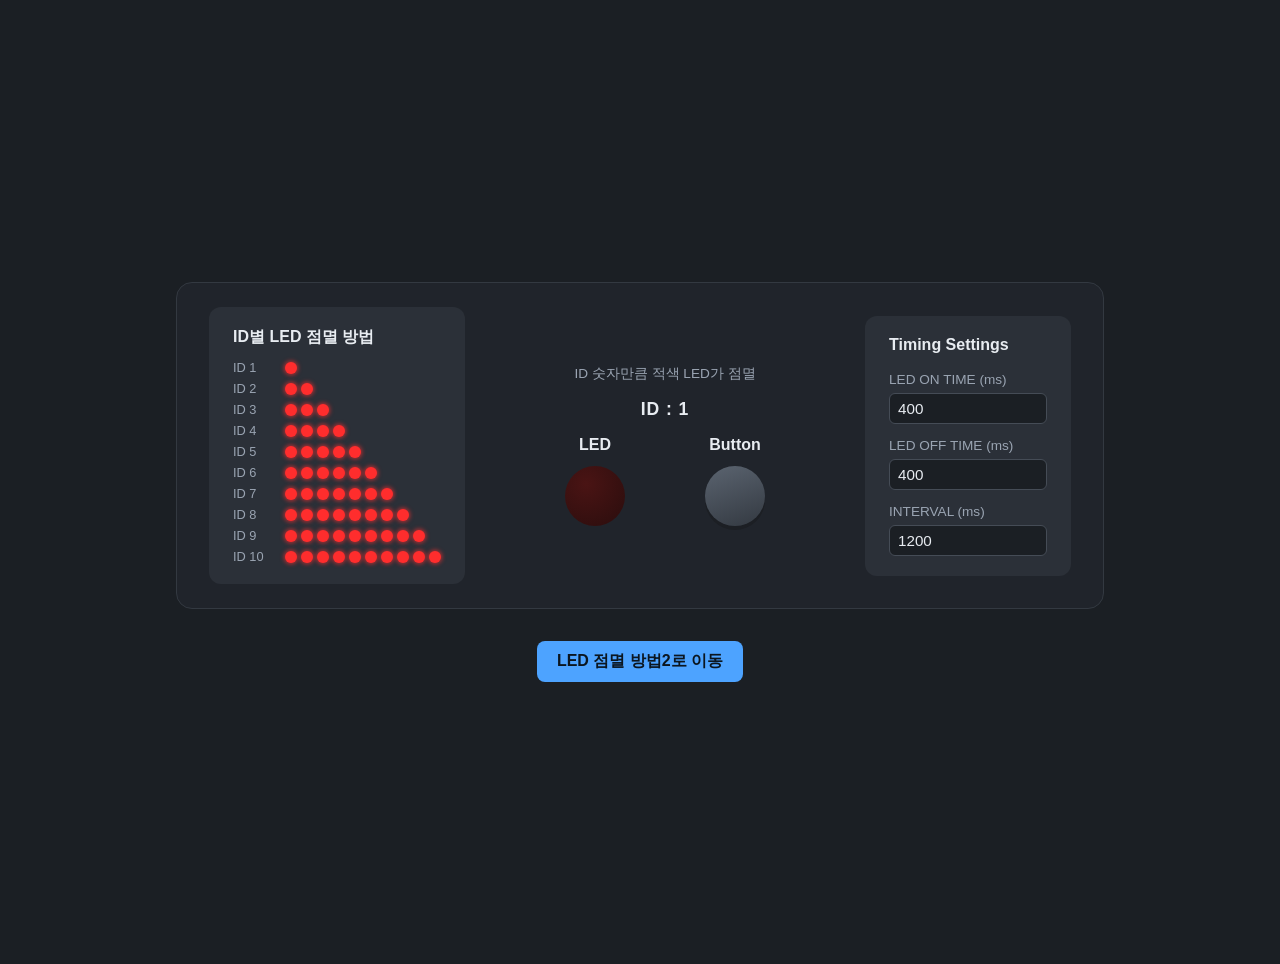
<file: index.html>
<!DOCTYPE html>
<html lang="ko">
<head>
<meta charset="UTF-8" />
<meta name="viewport" content="width=device-width, initial-scale=1.0" />
<title>LED Simulator - Device 1</title>
<link rel="stylesheet" href="style.css" />
</head>
<body>
  <div class="app">
    <!-- 장치 1 -->
    <div class="device">
      <div class="legend">
        <h2 class="legend__title">ID별 LED 점멸 방법</h2>
        <div class="legend__list">
          <div class="legend__row"><span class="legend__id">ID 1</span><span class="legend__dots"><span class="dot dot-red"></span></span></div>
          <div class="legend__row"><span class="legend__id">ID 2</span><span class="legend__dots"><span class="dot dot-red"></span><span class="dot dot-red"></span></span></div>
          <div class="legend__row"><span class="legend__id">ID 3</span><span class="legend__dots"><span class="dot dot-red"></span><span class="dot dot-red"></span><span class="dot dot-red"></span></span></div>
          <div class="legend__row"><span class="legend__id">ID 4</span><span class="legend__dots"><span class="dot dot-red"></span><span class="dot dot-red"></span><span class="dot dot-red"></span><span class="dot dot-red"></span></span></div>
          <div class="legend__row"><span class="legend__id">ID 5</span><span class="legend__dots"><span class="dot dot-red"></span><span class="dot dot-red"></span><span class="dot dot-red"></span><span class="dot dot-red"></span><span class="dot dot-red"></span></span></div>
          <div class="legend__row"><span class="legend__id">ID 6</span><span class="legend__dots"><span class="dot dot-red"></span><span class="dot dot-red"></span><span class="dot dot-red"></span><span class="dot dot-red"></span><span class="dot dot-red"></span><span class="dot dot-red"></span></span></div>
          <div class="legend__row"><span class="legend__id">ID 7</span><span class="legend__dots"><span class="dot dot-red"></span><span class="dot dot-red"></span><span class="dot dot-red"></span><span class="dot dot-red"></span><span class="dot dot-red"></span><span class="dot dot-red"></span><span class="dot dot-red"></span></span></div>
          <div class="legend__row"><span class="legend__id">ID 8</span><span class="legend__dots"><span class="dot dot-red"></span><span class="dot dot-red"></span><span class="dot dot-red"></span><span class="dot dot-red"></span><span class="dot dot-red"></span><span class="dot dot-red"></span><span class="dot dot-red"></span><span class="dot dot-red"></span></span></div>
          <div class="legend__row"><span class="legend__id">ID 9</span><span class="legend__dots"><span class="dot dot-red"></span><span class="dot dot-red"></span><span class="dot dot-red"></span><span class="dot dot-red"></span><span class="dot dot-red"></span><span class="dot dot-red"></span><span class="dot dot-red"></span><span class="dot dot-red"></span><span class="dot dot-red"></span></span></div>
          <div class="legend__row"><span class="legend__id">ID 10</span><span class="legend__dots"><span class="dot dot-red"></span><span class="dot dot-red"></span><span class="dot dot-red"></span><span class="dot dot-red"></span><span class="dot dot-red"></span><span class="dot dot-red"></span><span class="dot dot-red"></span><span class="dot dot-red"></span><span class="dot dot-red"></span><span class="dot dot-red"></span></span></div>
        </div>
      </div>

      <div class="stage-wrapper">
        <p class="device-desc">ID 숫자만큼 적색 LED가 점멸</p>
        <p class="id-label" id="idLabel1">ID : 1</p>

        <div class="stage">
          <div class="part">
            <p class="label">LED</p>
            <div class="led" id="led1"></div>
          </div>

          <div class="part">
            <p class="label">Button</p>
            <div class="button" id="idButton1"></div>
          </div>
        </div>
      </div>

      <div class="settings">
        <h2 class="settings__title">Timing Settings</h2>

        <label class="settings__row">
          <span>LED ON TIME (ms)</span>
          <input type="text" id="onTimeInput1" inputmode="numeric" value="400" />
        </label>

        <label class="settings__row">
          <span>LED OFF TIME (ms)</span>
          <input type="text" id="offTimeInput1" inputmode="numeric" value="400" />
        </label>

        <label class="settings__row">
          <span>INTERVAL (ms)</span>
          <input type="text" id="intervalInput1" inputmode="numeric" value="1200" />
        </label>
      </div>
    </div>

    <a class="nav-button" href="device2.html">LED 점멸 방법2로 이동</a>
  </div>

  <script src="script.js"></script>
</body>
</html>
</file>
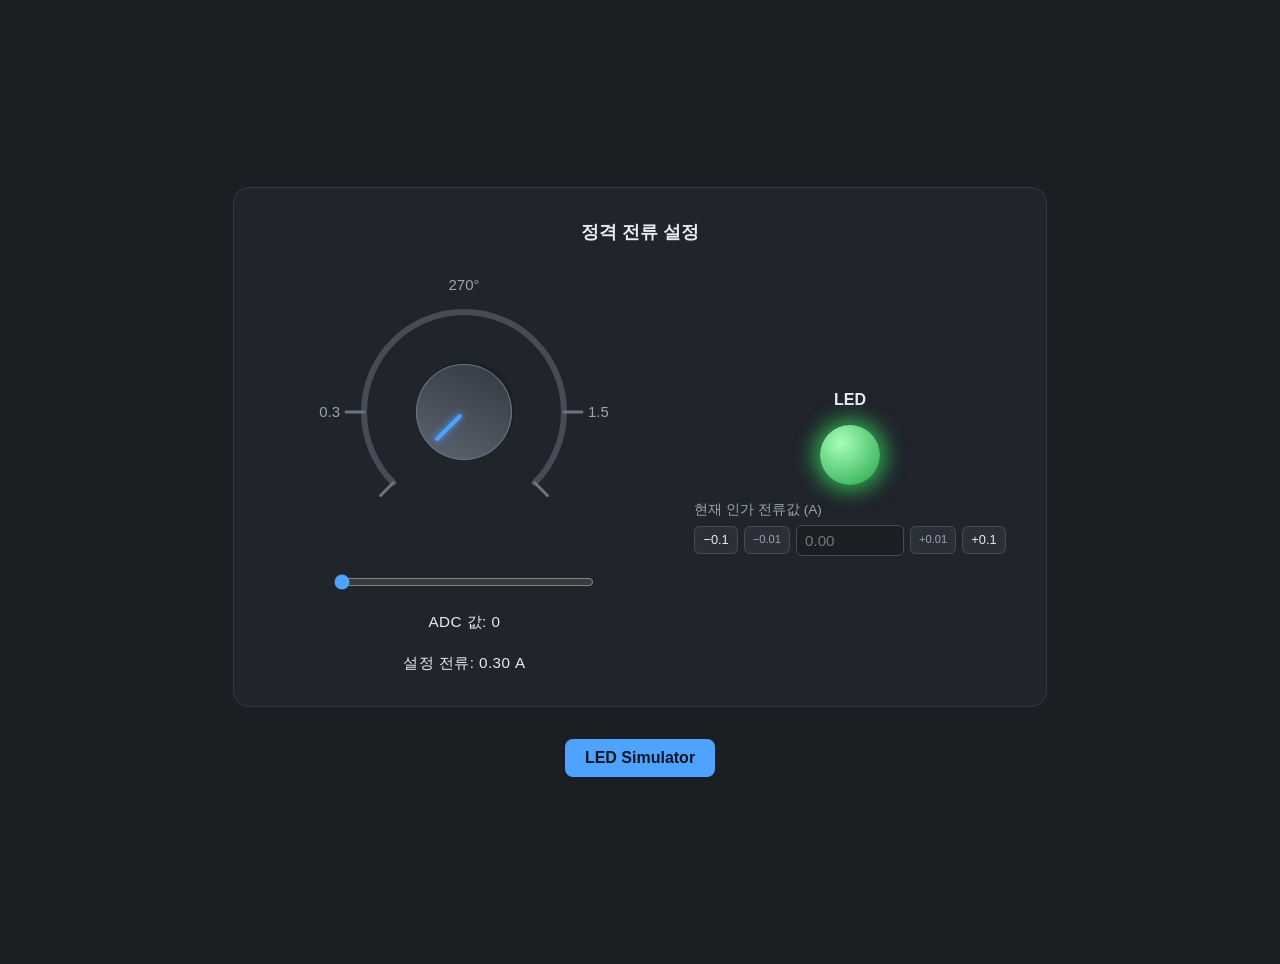
<file: cur_set.html>
<!DOCTYPE html>
<html lang="ko">
<head>
<meta charset="UTF-8" />
<meta name="viewport" content="width=device-width, initial-scale=1.0" />
<title>LED Simulator - 정격 전류 설정</title>
<link rel="stylesheet" href="style.css" />
<style>
  .cur-set {
    display: flex;
    flex-direction: column;
    align-items: center;
    gap: 28px;
    background: #20242b;
    border: 1px solid #333941;
    border-radius: 16px;
    padding: 32px 40px;
  }

  .cur-set__title {
    margin: 0;
    color: #e8ecf1;
    font-size: 1.1rem;
  }

  .dial-wrap {
    position: relative;
    width: 380px;
    height: 280px;
  }

  .dial-arc {
    width: 100%;
    height: 100%;
  }

  .dial-arc__track {
    fill: none;
    stroke: #454c56;
    stroke-width: 6;
    stroke-linecap: round;
  }

  .dial-tick {
    stroke: #6b7480;
    stroke-width: 3;
    stroke-linecap: round;
  }

  .dial-label {
    fill: #9aa4b2;
    font-size: 15px;
    font-family: sans-serif;
  }

  .dial-label--top { text-anchor: middle; }
  .dial-label--left { text-anchor: end; }
  .dial-label--right { text-anchor: start; }

  .knob {
    position: absolute;
    left: 190px;
    top: 140px;
    width: 96px;
    height: 96px;
    margin: -48px 0 0 -48px;
    border-radius: 50%;
    background: linear-gradient(160deg, #5b6470, #333941);
    box-shadow: 0 4px 0 #1c1f24, inset 0 0 0 1px #6b7480;
    transform: rotate(-135deg);
  }

  .knob__pointer {
    position: absolute;
    top: 8px;
    left: 50%;
    width: 4px;
    height: 36px;
    background: #4da3ff;
    border-radius: 2px;
    transform: translateX(-50%);
    box-shadow: 0 0 6px 1px rgba(77, 163, 255, 0.7);
  }

  .cur-set__readout {
    margin: 0;
    color: #e8ecf1;
    font-size: 0.95rem;
    letter-spacing: 0.03em;
  }

  .pot-slider {
    width: 260px;
    accent-color: #4da3ff;
  }

  .cur-set__body {
    display: flex;
    align-items: center;
    gap: 40px;
  }

  .cur-set__controls {
    display: flex;
    flex-direction: column;
    align-items: center;
    gap: 20px;
  }

  .cur-set__output {
    display: flex;
    flex-direction: column;
    align-items: center;
    gap: 16px;
  }

  .cur-set__current-control {
    display: flex;
    align-items: center;
    gap: 6px;
  }

  .cur-set__current-control input {
    width: 90px;
  }

  .cur-set__step-btn {
    height: 28px;
    padding: 0 8px;
    flex-shrink: 0;
    border-radius: 6px;
    border: 1px solid #454c56;
    background: #2b3038;
    color: #e8ecf1;
    font-size: 0.8rem;
    line-height: 1;
    cursor: pointer;
    white-space: nowrap;
  }

  .cur-set__step-btn--fine {
    font-size: 0.7rem;
    color: #9aa4b2;
  }

  .cur-set__step-btn:hover {
    background: #3a4048;
  }

  .cur-set__step-btn:active {
    background: #1b1f24;
  }
</style>
</head>
<body>
  <div class="app">
    <div class="cur-set">
      <h2 class="cur-set__title">정격 전류 설정</h2>

      <div class="cur-set__body">
        <div class="cur-set__controls">
          <div class="dial-wrap">
            <svg class="dial-arc" viewBox="0 0 380 280">
              <path class="dial-arc__track" d="M119.29 210.71 A100 100 0 1 1 260.71 210.71" />
              <line class="dial-tick" x1="119.29" y1="210.71" x2="106.56" y2="223.44" />
              <line class="dial-tick" x1="260.71" y1="210.71" x2="273.44" y2="223.44" />
              <line class="dial-tick" x1="90" y1="140" x2="72" y2="140" />
              <line class="dial-tick" x1="290" y1="140" x2="308" y2="140" />
              <text class="dial-label dial-label--top" x="190" y="18">270°</text>
              <text class="dial-label dial-label--left" x="66" y="145">0.3</text>
              <text class="dial-label dial-label--right" x="314" y="145">1.5</text>
            </svg>
            <div class="knob" id="knob">
              <div class="knob__pointer"></div>
            </div>
          </div>

          <input type="range" id="slider" class="pot-slider" min="0" max="270" step="1" value="0" />
          <p class="cur-set__readout" id="readout">ADC 값: 0</p>
          <p class="cur-set__readout" id="currentReadout">전류: 0.30 A</p>
        </div>

        <div class="cur-set__output part">
          <p class="label">LED</p>
          <div class="led" id="led"></div>

          <label class="settings__row">
            <span>현재 인가 전류값 (A)</span>
            <div class="cur-set__current-control">
              <button type="button" id="currentDown" class="cur-set__step-btn" title="0.1A 감소">−0.1</button>
              <button type="button" id="currentDownFine" class="cur-set__step-btn cur-set__step-btn--fine" title="0.01A 감소">−0.01</button>
              <input type="text" id="currentInput" inputmode="decimal" placeholder="0.00" />
              <button type="button" id="currentUpFine" class="cur-set__step-btn cur-set__step-btn--fine" title="0.01A 증가">+0.01</button>
              <button type="button" id="currentUp" class="cur-set__step-btn" title="0.1A 증가">+0.1</button>
            </div>
          </label>
        </div>
      </div>
    </div>

    <a class="nav-button" href="index.html">LED Simulator</a>
  </div>

  <script>
    const slider = document.getElementById('slider');
    const knob = document.getElementById('knob');
    const readout = document.getElementById('readout');
    const currentReadout = document.getElementById('currentReadout');
    const currentInput = document.getElementById('currentInput');
    const currentUp = document.getElementById('currentUp');
    const currentDown = document.getElementById('currentDown');
    const currentUpFine = document.getElementById('currentUpFine');
    const currentDownFine = document.getElementById('currentDownFine');
    const led = document.getElementById('led');

    let settingCurrent = 0.3;

    function degToCurrent(deg) {
      // 0.3A는 45도 눈금, 1.5A는 225도 눈금 기준으로 선형 환산 (범위 밖은 0.3~1.5로 고정)
      const rawCurrent = 0.3 + ((deg - 45) / 180) * 1.2;
      return Math.min(1.5, Math.max(0.3, rawCurrent));
    }

    let blinkInterval = null;

    function stopBlink() {
      if (blinkInterval) {
        clearInterval(blinkInterval);
        blinkInterval = null;
      }
      led.classList.remove('on-red');
    }

    function startBlink() {
      if (blinkInterval) return;
      led.classList.add('on-red');
      let visible = true;
      blinkInterval = setInterval(() => {
        visible = !visible;
        led.classList.toggle('on-red', visible);
      }, 400);
    }

    let tripped = false;

    function updateLed() {
      const measured = parseFloat(currentInput.value);
      const measuredCurrent = Number.isNaN(measured) ? 0 : measured;
      const tripThreshold = settingCurrent * 1.05;
      const resetThreshold = settingCurrent * 1.0;

      if (!tripped && measuredCurrent >= tripThreshold) {
        tripped = true;
      } else if (tripped && measuredCurrent <= resetThreshold) {
        tripped = false;
      }

      if (tripped) {
        led.classList.remove('on-green');
        startBlink();
      } else {
        stopBlink();
        led.classList.add('on-green');
      }
    }

    function update(value) {
      const deg = Number(value);
      const angle = -135 + deg;
      const adc = Math.round((deg / 270) * 1023);
      settingCurrent = degToCurrent(deg);
      knob.style.transform = `rotate(${angle}deg)`;
      readout.textContent = `ADC 값: ${adc}`;
      currentReadout.textContent = `설정 전류: ${settingCurrent.toFixed(2)} A`;
      updateLed();
    }

    function stepCurrent(delta) {
      const base = parseFloat(currentInput.value);
      const next = Math.max(0, Math.round(((Number.isNaN(base) ? 0 : base) + delta) * 100) / 100);
      currentInput.value = next.toFixed(2);
      updateLed();
    }

    slider.addEventListener('input', (e) => update(e.target.value));
    currentInput.addEventListener('input', updateLed);
    currentUp.addEventListener('click', () => stepCurrent(0.1));
    currentDown.addEventListener('click', () => stepCurrent(-0.1));
    currentUpFine.addEventListener('click', () => stepCurrent(0.01));
    currentDownFine.addEventListener('click', () => stepCurrent(-0.01));

    update(slider.value);
  </script>
</body>
</html>
</file>
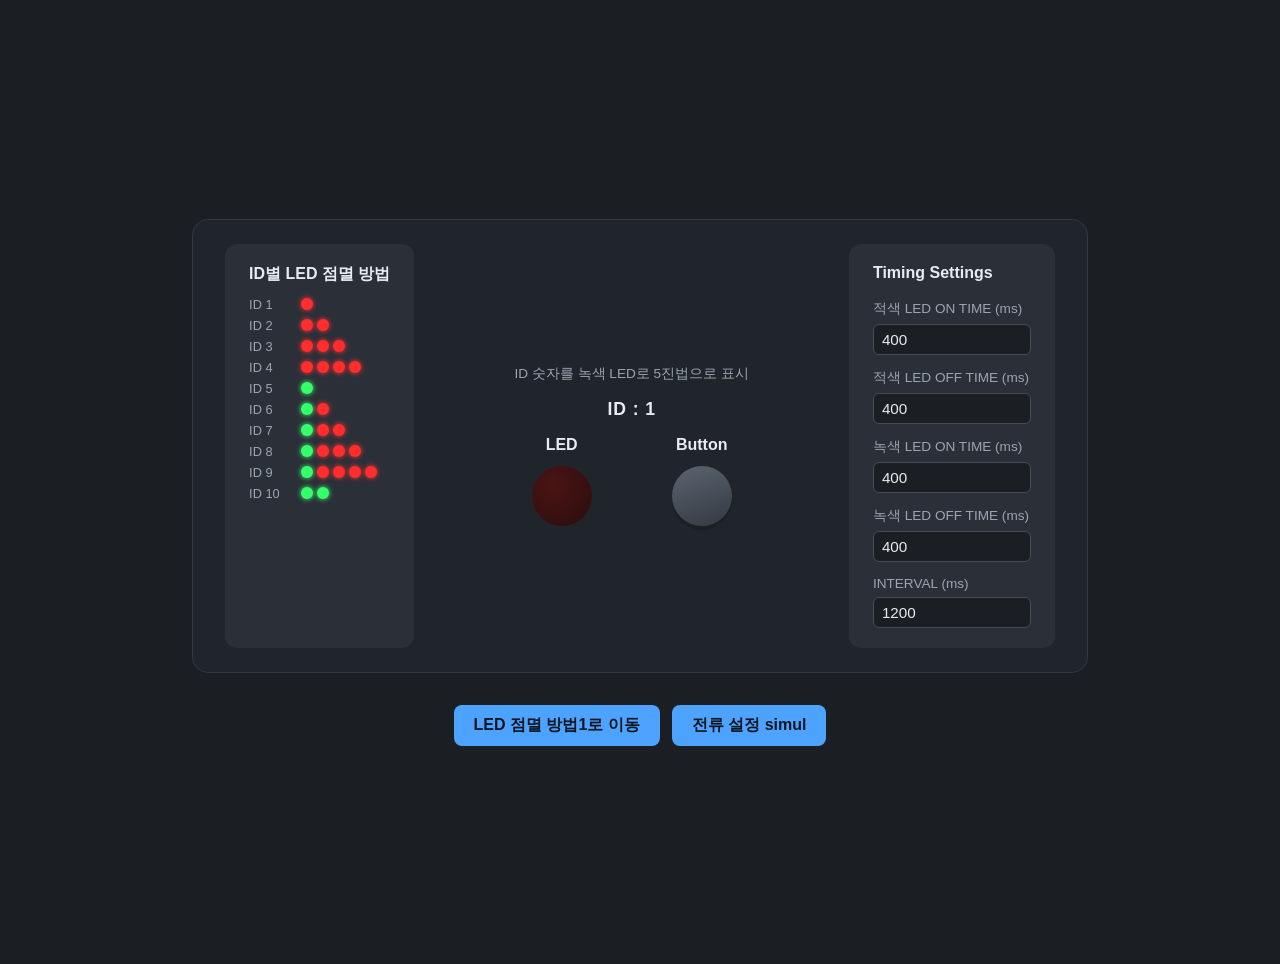
<file: device2.html>
<!DOCTYPE html>
<html lang="ko">
<head>
<meta charset="UTF-8" />
<meta name="viewport" content="width=device-width, initial-scale=1.0" />
<title>LED Simulator - Device 2</title>
<link rel="stylesheet" href="style.css" />
<style>
  .device-nav-row {
    display: flex;
    align-items: center;
    gap: 12px;
  }
</style>
</head>
<body>
  <div class="app">
    <!-- 장치 2 -->
    <div class="device">
      <div class="legend">
        <h2 class="legend__title">ID별 LED 점멸 방법</h2>
        <div class="legend__list">
          <div class="legend__row"><span class="legend__id">ID 1</span><span class="legend__dots"><span class="dot dot-red"></span></span></div>
          <div class="legend__row"><span class="legend__id">ID 2</span><span class="legend__dots"><span class="dot dot-red"></span><span class="dot dot-red"></span></span></div>
          <div class="legend__row"><span class="legend__id">ID 3</span><span class="legend__dots"><span class="dot dot-red"></span><span class="dot dot-red"></span><span class="dot dot-red"></span></span></div>
          <div class="legend__row"><span class="legend__id">ID 4</span><span class="legend__dots"><span class="dot dot-red"></span><span class="dot dot-red"></span><span class="dot dot-red"></span><span class="dot dot-red"></span></span></div>
          <div class="legend__row"><span class="legend__id">ID 5</span><span class="legend__dots"><span class="dot dot-green"></span></span></div>
          <div class="legend__row"><span class="legend__id">ID 6</span><span class="legend__dots"><span class="dot dot-green"></span><span class="dot dot-red"></span></span></div>
          <div class="legend__row"><span class="legend__id">ID 7</span><span class="legend__dots"><span class="dot dot-green"></span><span class="dot dot-red"></span><span class="dot dot-red"></span></span></div>
          <div class="legend__row"><span class="legend__id">ID 8</span><span class="legend__dots"><span class="dot dot-green"></span><span class="dot dot-red"></span><span class="dot dot-red"></span><span class="dot dot-red"></span></span></div>
          <div class="legend__row"><span class="legend__id">ID 9</span><span class="legend__dots"><span class="dot dot-green"></span><span class="dot dot-red"></span><span class="dot dot-red"></span><span class="dot dot-red"></span><span class="dot dot-red"></span></span></div>
          <div class="legend__row"><span class="legend__id">ID 10</span><span class="legend__dots"><span class="dot dot-green"></span><span class="dot dot-green"></span></span></div>
        </div>
      </div>

      <div class="stage-wrapper">
        <p class="device-desc">ID 숫자를 녹색 LED로 5진법으로 표시</p>
        <p class="id-label" id="idLabel2">ID : 1</p>

        <div class="stage">
          <div class="part">
            <p class="label">LED</p>
            <div class="led" id="led2"></div>
          </div>

          <div class="part">
            <p class="label">Button</p>
            <div class="button" id="idButton2"></div>
          </div>
        </div>
      </div>

      <div class="settings">
        <h2 class="settings__title">Timing Settings</h2>

        <label class="settings__row">
          <span>적색 LED ON TIME (ms)</span>
          <input type="text" id="redOnTimeInput2" inputmode="numeric" value="400" />
        </label>

        <label class="settings__row">
          <span>적색 LED OFF TIME (ms)</span>
          <input type="text" id="redOffTimeInput2" inputmode="numeric" value="400" />
        </label>

        <label class="settings__row">
          <span>녹색 LED ON TIME (ms)</span>
          <input type="text" id="greenOnTimeInput2" inputmode="numeric" value="400" />
        </label>

        <label class="settings__row">
          <span>녹색 LED OFF TIME (ms)</span>
          <input type="text" id="greenOffTimeInput2" inputmode="numeric" value="400" />
        </label>

        <label class="settings__row">
          <span>INTERVAL (ms)</span>
          <input type="text" id="intervalInput2" inputmode="numeric" value="1200" />
        </label>
      </div>
    </div>

    <div class="device-nav-row">
      <a class="nav-button" href="index.html">LED 점멸 방법1로 이동</a>
      <a class="nav-button" href="rated_cur1p5.html">전류 설정 simul</a>
    </div>
  </div>

  <script src="script.js"></script>
</body>
</html>
</file>
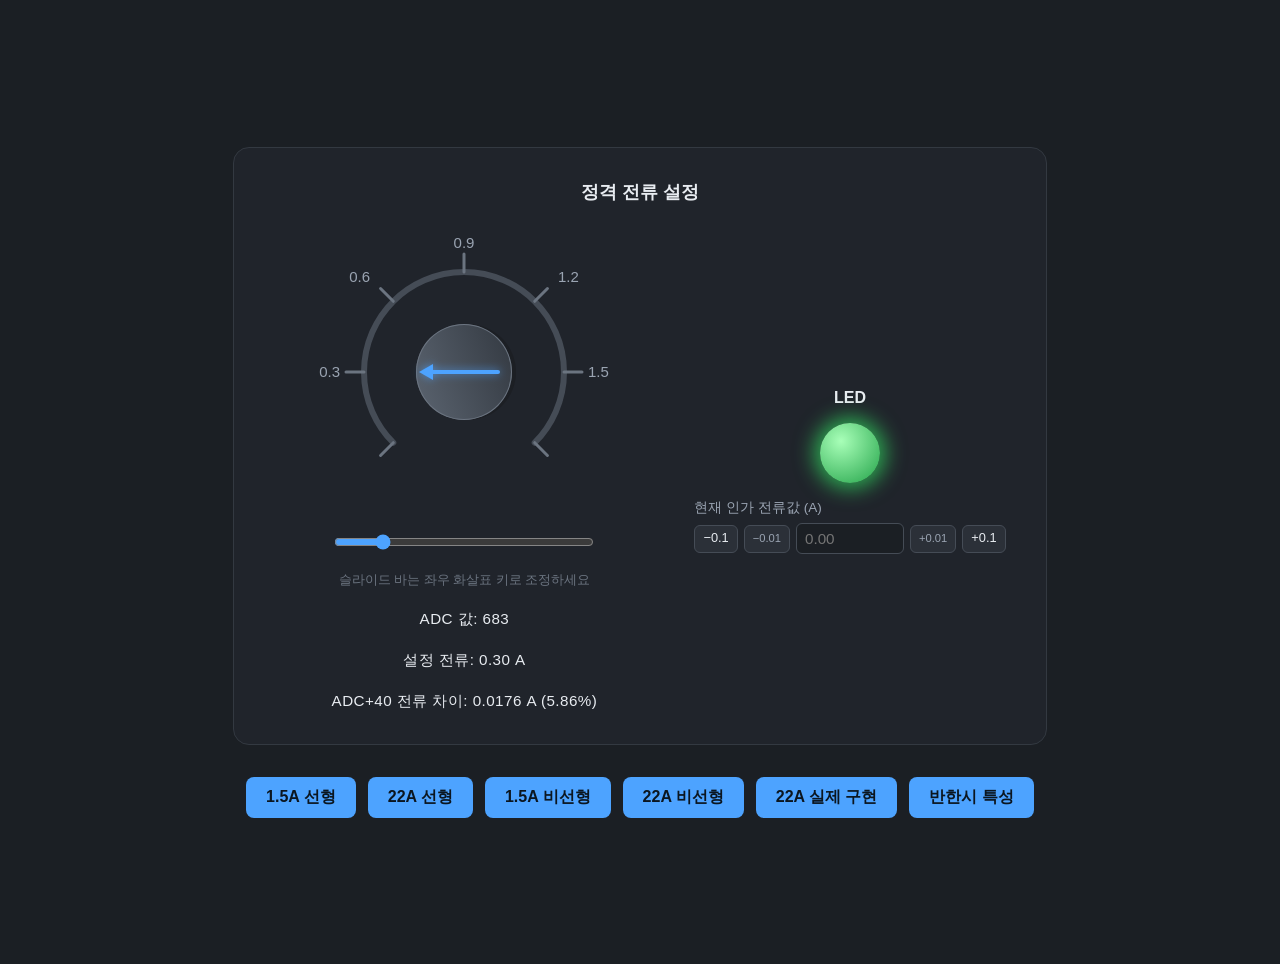
<file: rated_cur1p5.html>
<!DOCTYPE html>
<html lang="ko">
<head>
<meta charset="UTF-8" />
<meta name="viewport" content="width=device-width, initial-scale=1.0" />
<title>LED Simulator - 정격 전류 설정</title>
<link rel="stylesheet" href="style.css" />
<style>
  .cur-set {
    display: flex;
    flex-direction: column;
    align-items: center;
    gap: 28px;
    background: #20242b;
    border: 1px solid #333941;
    border-radius: 16px;
    padding: 32px 40px;
  }

  .cur-set__title {
    margin: 0;
    color: #e8ecf1;
    font-size: 1.1rem;
  }

  .dial-wrap {
    position: relative;
    width: 380px;
    height: 280px;
  }

  .dial-arc {
    width: 100%;
    height: 100%;
  }

  .dial-arc__track {
    fill: none;
    stroke: #454c56;
    stroke-width: 6;
    stroke-linecap: round;
  }

  .dial-tick {
    stroke: #6b7480;
    stroke-width: 3;
    stroke-linecap: round;
  }

  .dial-label {
    fill: #9aa4b2;
    font-size: 15px;
    font-family: sans-serif;
  }

  .dial-label--top { text-anchor: middle; }
  .dial-label--left { text-anchor: end; }
  .dial-label--right { text-anchor: start; }

  .knob {
    position: absolute;
    left: 190px;
    top: 140px;
    width: 96px;
    height: 96px;
    margin: -48px 0 0 -48px;
    border-radius: 50%;
    background: linear-gradient(160deg, #5b6470, #333941);
    box-shadow: 0 4px 0 #1c1f24, inset 0 0 0 1px #6b7480;
    transform: rotate(-135deg);
  }

  .knob__pointer {
    position: absolute;
    top: 3px;
    left: 50%;
    width: 16px;
    height: 81px;
    transform: translateX(-50%);
    filter: drop-shadow(0 0 4px rgba(77, 163, 255, 0.7));
  }

  .knob__pointer::before {
    content: '';
    position: absolute;
    top: 0;
    left: 50%;
    width: 0;
    height: 0;
    border-left: 8px solid transparent;
    border-right: 8px solid transparent;
    border-bottom: 14px solid #4da3ff;
    transform: translateX(-50%);
  }

  .knob__pointer::after {
    content: '';
    position: absolute;
    top: 12px;
    left: 50%;
    width: 4px;
    height: 69px;
    background: #4da3ff;
    border-radius: 2px;
    transform: translateX(-50%);
  }

  .cur-set__readout {
    margin: 0;
    color: #e8ecf1;
    font-size: 0.95rem;
    letter-spacing: 0.03em;
  }

  .cur-set__hint {
    margin: 0;
    color: #6b7480;
    font-size: 0.8rem;
  }

  .pot-slider {
    width: 260px;
    accent-color: #4da3ff;
  }

  .cur-set__body {
    display: flex;
    align-items: center;
    gap: 40px;
  }

  .cur-set__controls {
    display: flex;
    flex-direction: column;
    align-items: center;
    gap: 20px;
  }

  .cur-set__output {
    display: flex;
    flex-direction: column;
    align-items: center;
    gap: 16px;
  }

  .cur-set__current-control {
    display: flex;
    align-items: center;
    gap: 6px;
  }

  .cur-set__current-control input {
    width: 90px;
  }

  .cur-set__step-btn {
    height: 28px;
    padding: 0 8px;
    flex-shrink: 0;
    border-radius: 6px;
    border: 1px solid #454c56;
    background: #2b3038;
    color: #e8ecf1;
    font-size: 0.8rem;
    line-height: 1;
    cursor: pointer;
    white-space: nowrap;
  }

  .cur-set__step-btn--fine {
    font-size: 0.7rem;
    color: #9aa4b2;
  }

  .cur-set__step-btn:hover {
    background: #3a4048;
  }

  .cur-set__step-btn:active {
    background: #1b1f24;
  }

  .cur-set__nav-row {
    display: flex;
    align-items: center;
    gap: 12px;
  }
</style>
</head>
<body>
  <div class="app">
    <div class="cur-set">
      <h2 class="cur-set__title">정격 전류 설정</h2>

      <div class="cur-set__body">
        <div class="cur-set__controls">
          <div class="dial-wrap">
            <svg class="dial-arc" viewBox="0 0 380 280">
              <path class="dial-arc__track" d="M119.29 210.71 A100 100 0 1 1 260.71 210.71" />
              <line class="dial-tick" x1="119.29" y1="210.71" x2="106.56" y2="223.44" />
              <line class="dial-tick" x1="260.71" y1="210.71" x2="273.44" y2="223.44" />
              <line class="dial-tick" x1="90" y1="140" x2="72" y2="140" />
              <line class="dial-tick" x1="290" y1="140" x2="308" y2="140" />
              <line class="dial-tick" x1="119.29" y1="69.29" x2="106.56" y2="56.56" />
              <line class="dial-tick" x1="190" y1="40" x2="190" y2="22" />
              <line class="dial-tick" x1="260.71" y1="69.29" x2="273.44" y2="56.56" />
              <text class="dial-label dial-label--left" x="66" y="145">0.3</text>
              <text class="dial-label dial-label--left" x="96" y="50">0.6</text>
              <text class="dial-label dial-label--top" x="190" y="16">0.9</text>
              <text class="dial-label dial-label--right" x="284" y="50">1.2</text>
              <text class="dial-label dial-label--right" x="314" y="145">1.5</text>
            </svg>
            <div class="knob" id="knob">
              <div class="knob__pointer"></div>
            </div>
          </div>

          <input type="range" id="slider" class="pot-slider" min="0" max="270" step="1" value="45" />
          <p class="cur-set__hint">슬라이드 바는 좌우 화살표 키로 조정하세요</p>
          <p class="cur-set__readout" id="readout">ADC 값: 0</p>
          <p class="cur-set__readout" id="currentReadout">전류: 0.30 A</p>
          <p class="cur-set__readout" id="adcDiffReadout">ADC+40 전류 차이: 0.0000 A</p>
        </div>

        <div class="cur-set__output part">
          <p class="label">LED</p>
          <div class="led" id="led"></div>

          <label class="settings__row">
            <span>현재 인가 전류값 (A)</span>
            <div class="cur-set__current-control">
              <button type="button" id="currentDown" class="cur-set__step-btn" title="0.1A 감소">−0.1</button>
              <button type="button" id="currentDownFine" class="cur-set__step-btn cur-set__step-btn--fine" title="0.01A 감소">−0.01</button>
              <input type="text" id="currentInput" inputmode="decimal" placeholder="0.00" />
              <button type="button" id="currentUpFine" class="cur-set__step-btn cur-set__step-btn--fine" title="0.01A 증가">+0.01</button>
              <button type="button" id="currentUp" class="cur-set__step-btn" title="0.1A 증가">+0.1</button>
            </div>
          </label>
        </div>
      </div>
    </div>

    <div class="cur-set__nav-row">
      <a class="nav-button" href="rated_cur1p5.html">1.5A 선형</a>
      <a class="nav-button" href="rated_cur22.html">22A 선형</a>
      <a class="nav-button" href="rated_cur1p5new.html">1.5A 비선형</a>
      <a class="nav-button" href="rated_cur22new.html">22A 비선형</a>
      <a class="nav-button" href="rated_cur22pro.html">22A 실제 구현</a>
      <a class="nav-button" href="thermal_curve.html">반한시 특성</a>
    </div>
  </div>

  <script>
    const slider = document.getElementById('slider');
    const knob = document.getElementById('knob');
    const readout = document.getElementById('readout');
    const currentReadout = document.getElementById('currentReadout');
    const adcDiffReadout = document.getElementById('adcDiffReadout');
    const currentInput = document.getElementById('currentInput');
    const currentUp = document.getElementById('currentUp');
    const currentDown = document.getElementById('currentDown');
    const currentUpFine = document.getElementById('currentUpFine');
    const currentDownFine = document.getElementById('currentDownFine');
    const led = document.getElementById('led');

    let settingCurrent = 0.3;

    function degToCurrent(deg) {
      // 0.3A는 45도 눈금, 1.5A는 225도 눈금 기준으로 선형 환산 (범위 밖은 0.3~1.5로 고정)
      const rawCurrent = 0.3 + ((deg - 45) / 180) * 1.2;
      return Math.min(1.5, Math.max(0.3, rawCurrent));
    }

    function adcToCurrent(adc) {
      const clampedAdc = Math.min(4095, Math.max(0, adc));
      const deg = (clampedAdc / 4095) * 270;
      return degToCurrent(deg);
    }

    let blinkInterval = null;

    function stopBlink() {
      if (blinkInterval) {
        clearInterval(blinkInterval);
        blinkInterval = null;
      }
      led.classList.remove('on-red');
    }

    function startBlink() {
      if (blinkInterval) return;
      led.classList.add('on-red');
      let visible = true;
      blinkInterval = setInterval(() => {
        visible = !visible;
        led.classList.toggle('on-red', visible);
      }, 400);
    }

    let tripped = false;

    function updateLed() {
      const measured = parseFloat(currentInput.value);
      const measuredCurrent = Number.isNaN(measured) ? 0 : measured;
      const tripThreshold = settingCurrent * 1.05;
      const resetThreshold = settingCurrent * 1.0;

      if (!tripped && measuredCurrent >= tripThreshold) {
        tripped = true;
      } else if (tripped && measuredCurrent <= resetThreshold) {
        tripped = false;
      }

      if (tripped) {
        led.classList.remove('on-green');
        startBlink();
      } else {
        stopBlink();
        led.classList.add('on-green');
      }
    }

    function update(value) {
      const deg = Number(value);
      const angle = -135 + deg;
      const adc = Math.round((deg / 270) * 4095);
      settingCurrent = degToCurrent(deg);
      const currentAtAdcPlus40 = adcToCurrent(adc + 40);
      const inFlatRange = deg < 45 || currentAtAdcPlus40 >= 1.5;
      const adcStepDiff = inFlatRange ? 0 : currentAtAdcPlus40 - adcToCurrent(adc);
      const adcStepDiffPercent = inFlatRange ? 0 : (adcStepDiff / settingCurrent) * 100;
      knob.style.transform = `rotate(${angle}deg)`;
      readout.textContent = `ADC 값: ${adc}`;
      currentReadout.textContent = `설정 전류: ${settingCurrent.toFixed(2)} A`;
      adcDiffReadout.textContent = `ADC+40 전류 차이: ${adcStepDiff.toFixed(4)} A (${adcStepDiffPercent.toFixed(2)}%)`;
      updateLed();
    }

    function stepCurrent(delta) {
      const base = parseFloat(currentInput.value);
      const next = Math.max(0, Math.round(((Number.isNaN(base) ? 0 : base) + delta) * 100) / 100);
      currentInput.value = next.toFixed(2);
      updateLed();
    }

    slider.addEventListener('input', (e) => update(e.target.value));
    currentInput.addEventListener('input', updateLed);
    currentUp.addEventListener('click', () => stepCurrent(0.1));
    currentDown.addEventListener('click', () => stepCurrent(-0.1));
    currentUpFine.addEventListener('click', () => stepCurrent(0.01));
    currentDownFine.addEventListener('click', () => stepCurrent(-0.01));

    document.addEventListener('keydown', (e) => {
      if (document.activeElement === currentInput) return;
      if (e.key !== 'ArrowLeft' && e.key !== 'ArrowRight') return;
      e.preventDefault();
      const delta = e.key === 'ArrowRight' ? 1 : -1;
      const next = Math.min(270, Math.max(0, Number(slider.value) + delta));
      slider.value = next;
      update(next);
    });

    update(slider.value);
  </script>
</body>
</html>
</file>
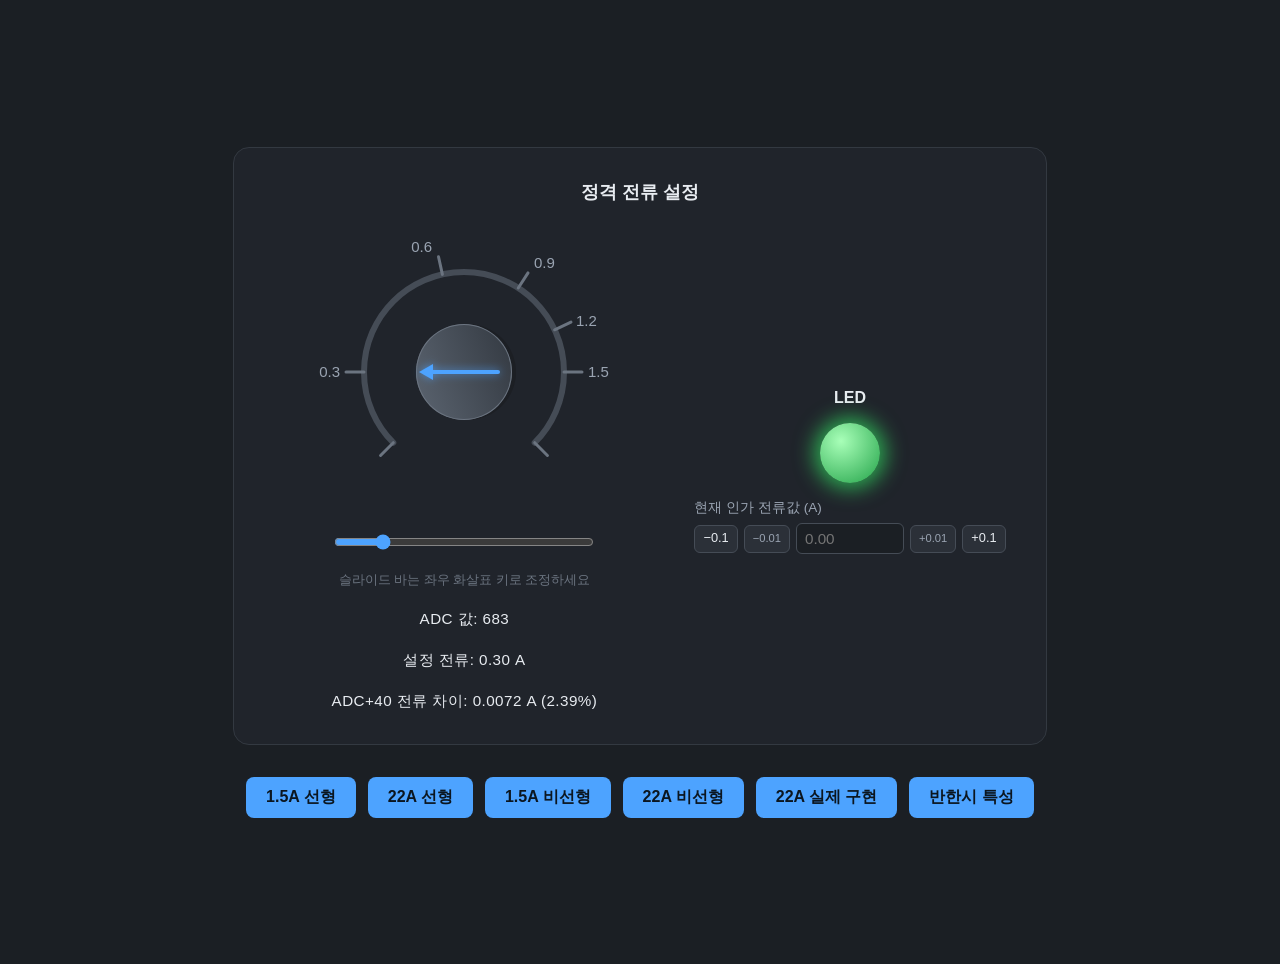
<file: rated_cur1p5new.html>
<!DOCTYPE html>
<html lang="ko">
<head>
<meta charset="UTF-8" />
<meta name="viewport" content="width=device-width, initial-scale=1.0" />
<title>LED Simulator - 정격 전류 설정</title>
<link rel="stylesheet" href="style.css" />
<style>
  .cur-set {
    display: flex;
    flex-direction: column;
    align-items: center;
    gap: 28px;
    background: #20242b;
    border: 1px solid #333941;
    border-radius: 16px;
    padding: 32px 40px;
  }

  .cur-set__title {
    margin: 0;
    color: #e8ecf1;
    font-size: 1.1rem;
  }

  .dial-wrap {
    position: relative;
    width: 380px;
    height: 280px;
  }

  .dial-arc {
    width: 100%;
    height: 100%;
  }

  .dial-arc__track {
    fill: none;
    stroke: #454c56;
    stroke-width: 6;
    stroke-linecap: round;
  }

  .dial-tick {
    stroke: #6b7480;
    stroke-width: 3;
    stroke-linecap: round;
  }

  .dial-label {
    fill: #9aa4b2;
    font-size: 15px;
    font-family: sans-serif;
  }

  .dial-label--top { text-anchor: middle; }
  .dial-label--left { text-anchor: end; }
  .dial-label--right { text-anchor: start; }

  .knob {
    position: absolute;
    left: 190px;
    top: 140px;
    width: 96px;
    height: 96px;
    margin: -48px 0 0 -48px;
    border-radius: 50%;
    background: linear-gradient(160deg, #5b6470, #333941);
    box-shadow: 0 4px 0 #1c1f24, inset 0 0 0 1px #6b7480;
    transform: rotate(-135deg);
  }

  .knob__pointer {
    position: absolute;
    top: 3px;
    left: 50%;
    width: 16px;
    height: 81px;
    transform: translateX(-50%);
    filter: drop-shadow(0 0 4px rgba(77, 163, 255, 0.7));
  }

  .knob__pointer::before {
    content: '';
    position: absolute;
    top: 0;
    left: 50%;
    width: 0;
    height: 0;
    border-left: 8px solid transparent;
    border-right: 8px solid transparent;
    border-bottom: 14px solid #4da3ff;
    transform: translateX(-50%);
  }

  .knob__pointer::after {
    content: '';
    position: absolute;
    top: 12px;
    left: 50%;
    width: 4px;
    height: 69px;
    background: #4da3ff;
    border-radius: 2px;
    transform: translateX(-50%);
  }

  .cur-set__readout {
    margin: 0;
    color: #e8ecf1;
    font-size: 0.95rem;
    letter-spacing: 0.03em;
  }

  .cur-set__hint {
    margin: 0;
    color: #6b7480;
    font-size: 0.8rem;
  }

  .pot-slider {
    width: 260px;
    accent-color: #4da3ff;
  }

  .cur-set__body {
    display: flex;
    align-items: center;
    gap: 40px;
  }

  .cur-set__controls {
    display: flex;
    flex-direction: column;
    align-items: center;
    gap: 20px;
  }

  .cur-set__output {
    display: flex;
    flex-direction: column;
    align-items: center;
    gap: 16px;
  }

  .cur-set__current-control {
    display: flex;
    align-items: center;
    gap: 6px;
  }

  .cur-set__current-control input {
    width: 90px;
  }

  .cur-set__step-btn {
    height: 28px;
    padding: 0 8px;
    flex-shrink: 0;
    border-radius: 6px;
    border: 1px solid #454c56;
    background: #2b3038;
    color: #e8ecf1;
    font-size: 0.8rem;
    line-height: 1;
    cursor: pointer;
    white-space: nowrap;
  }

  .cur-set__step-btn--fine {
    font-size: 0.7rem;
    color: #9aa4b2;
  }

  .cur-set__step-btn:hover {
    background: #3a4048;
  }

  .cur-set__step-btn:active {
    background: #1b1f24;
  }

  .cur-set__nav-row {
    display: flex;
    align-items: center;
    gap: 12px;
  }
</style>
</head>
<body>
  <div class="app">
    <div class="cur-set">
      <h2 class="cur-set__title">정격 전류 설정</h2>

      <div class="cur-set__body">
        <div class="cur-set__controls">
          <div class="dial-wrap">
            <svg class="dial-arc" viewBox="0 0 380 280">
              <path class="dial-arc__track" d="M119.29 210.71 A100 100 0 1 1 260.71 210.71" />
              <line class="dial-tick" x1="119.29" y1="210.71" x2="106.56" y2="223.44" />
              <line class="dial-tick" x1="260.71" y1="210.71" x2="273.44" y2="223.44" />
              <line class="dial-tick" x1="90" y1="140" x2="72" y2="140" />
              <line class="dial-tick" x1="290" y1="140" x2="308" y2="140" />
              <line class="dial-tick" x1="168.39" y1="42.36" x2="164.50" y2="24.79" />
              <line class="dial-tick" x1="244.27" y1="56.01" x2="254.04" y2="40.89" />
              <line class="dial-tick" x1="280.65" y1="97.78" x2="296.97" y2="90.18" />
              <text class="dial-label dial-label--left" x="66" y="145">0.3</text>
              <text class="dial-label dial-label--left" x="158" y="20">0.6</text>
              <text class="dial-label dial-label--right" x="260" y="36">0.9</text>
              <text class="dial-label dial-label--right" x="302" y="94">1.2</text>
              <text class="dial-label dial-label--right" x="314" y="145">1.5</text>
            </svg>
            <div class="knob" id="knob">
              <div class="knob__pointer"></div>
            </div>
          </div>

          <input type="range" id="slider" class="pot-slider" min="0" max="270" step="1" value="45" />
          <p class="cur-set__hint">슬라이드 바는 좌우 화살표 키로 조정하세요</p>
          <p class="cur-set__readout" id="readout">ADC 값: 0</p>
          <p class="cur-set__readout" id="currentReadout">전류: 0.30 A</p>
          <p class="cur-set__readout" id="adcDiffReadout">ADC+40 전류 차이: 0.0000 A</p>
        </div>

        <div class="cur-set__output part">
          <p class="label">LED</p>
          <div class="led" id="led"></div>

          <label class="settings__row">
            <span>현재 인가 전류값 (A)</span>
            <div class="cur-set__current-control">
              <button type="button" id="currentDown" class="cur-set__step-btn" title="0.1A 감소">−0.1</button>
              <button type="button" id="currentDownFine" class="cur-set__step-btn cur-set__step-btn--fine" title="0.01A 감소">−0.01</button>
              <input type="text" id="currentInput" inputmode="decimal" placeholder="0.00" />
              <button type="button" id="currentUpFine" class="cur-set__step-btn cur-set__step-btn--fine" title="0.01A 증가">+0.01</button>
              <button type="button" id="currentUp" class="cur-set__step-btn" title="0.1A 증가">+0.1</button>
            </div>
          </label>
        </div>
      </div>
    </div>

    <div class="cur-set__nav-row">
      <a class="nav-button" href="rated_cur1p5.html">1.5A 선형</a>
      <a class="nav-button" href="rated_cur22.html">22A 선형</a>
      <a class="nav-button" href="rated_cur1p5new.html">1.5A 비선형</a>
      <a class="nav-button" href="rated_cur22new.html">22A 비선형</a>
      <a class="nav-button" href="rated_cur22pro.html">22A 실제 구현</a>
      <a class="nav-button" href="thermal_curve.html">반한시 특성</a>
    </div>
  </div>

  <script>
    const slider = document.getElementById('slider');
    const knob = document.getElementById('knob');
    const readout = document.getElementById('readout');
    const currentReadout = document.getElementById('currentReadout');
    const adcDiffReadout = document.getElementById('adcDiffReadout');
    const currentInput = document.getElementById('currentInput');
    const currentUp = document.getElementById('currentUp');
    const currentDown = document.getElementById('currentDown');
    const currentUpFine = document.getElementById('currentUpFine');
    const currentDownFine = document.getElementById('currentDownFine');
    const led = document.getElementById('led');

    let settingCurrent = 0.3;

    function degToCurrent(deg) {
      // 0.3A는 45도 눈금, 1.5A는 225도 눈금 기준으로 지수(로그) 환산 (범위 밖은 0.3~1.5로 고정)
      // 같은 각도(같은 ADC 스텝)만큼 돌리면 현재 값 대비 항상 같은 비율로 전류가 변한다.
      const rawCurrent = 0.3 * Math.pow(1.5 / 0.3, (deg - 45) / 180);
      return Math.min(1.5, Math.max(0.3, rawCurrent));
    }

    function adcToCurrent(adc) {
      const clampedAdc = Math.min(4095, Math.max(0, adc));
      const deg = (clampedAdc / 4095) * 270;
      return degToCurrent(deg);
    }

    let blinkInterval = null;

    function stopBlink() {
      if (blinkInterval) {
        clearInterval(blinkInterval);
        blinkInterval = null;
      }
      led.classList.remove('on-red');
    }

    function startBlink() {
      if (blinkInterval) return;
      led.classList.add('on-red');
      let visible = true;
      blinkInterval = setInterval(() => {
        visible = !visible;
        led.classList.toggle('on-red', visible);
      }, 400);
    }

    let tripped = false;

    function updateLed() {
      const measured = parseFloat(currentInput.value);
      const measuredCurrent = Number.isNaN(measured) ? 0 : measured;
      const tripThreshold = settingCurrent * 1.05;
      const resetThreshold = settingCurrent * 1.0;

      if (!tripped && measuredCurrent >= tripThreshold) {
        tripped = true;
      } else if (tripped && measuredCurrent <= resetThreshold) {
        tripped = false;
      }

      if (tripped) {
        led.classList.remove('on-green');
        startBlink();
      } else {
        stopBlink();
        led.classList.add('on-green');
      }
    }

    function update(value) {
      const deg = Number(value);
      const angle = -135 + deg;
      const adc = Math.round((deg / 270) * 4095);
      settingCurrent = degToCurrent(deg);
      const currentAtAdcPlus40 = adcToCurrent(adc + 40);
      const inFlatRange = deg < 45 || currentAtAdcPlus40 >= 1.5;
      const adcStepDiff = inFlatRange ? 0 : currentAtAdcPlus40 - adcToCurrent(adc);
      const adcStepDiffPercent = inFlatRange ? 0 : (adcStepDiff / settingCurrent) * 100;
      knob.style.transform = `rotate(${angle}deg)`;
      readout.textContent = `ADC 값: ${adc}`;
      currentReadout.textContent = `설정 전류: ${settingCurrent.toFixed(2)} A`;
      adcDiffReadout.textContent = `ADC+40 전류 차이: ${adcStepDiff.toFixed(4)} A (${adcStepDiffPercent.toFixed(2)}%)`;
      updateLed();
    }

    function stepCurrent(delta) {
      const base = parseFloat(currentInput.value);
      const next = Math.max(0, Math.round(((Number.isNaN(base) ? 0 : base) + delta) * 100) / 100);
      currentInput.value = next.toFixed(2);
      updateLed();
    }

    slider.addEventListener('input', (e) => update(e.target.value));
    currentInput.addEventListener('input', updateLed);
    currentUp.addEventListener('click', () => stepCurrent(0.1));
    currentDown.addEventListener('click', () => stepCurrent(-0.1));
    currentUpFine.addEventListener('click', () => stepCurrent(0.01));
    currentDownFine.addEventListener('click', () => stepCurrent(-0.01));

    document.addEventListener('keydown', (e) => {
      if (document.activeElement === currentInput) return;
      if (e.key !== 'ArrowLeft' && e.key !== 'ArrowRight') return;
      e.preventDefault();
      const delta = e.key === 'ArrowRight' ? 1 : -1;
      const next = Math.min(270, Math.max(0, Number(slider.value) + delta));
      slider.value = next;
      update(next);
    });

    update(slider.value);
  </script>
</body>
</html>
</file>
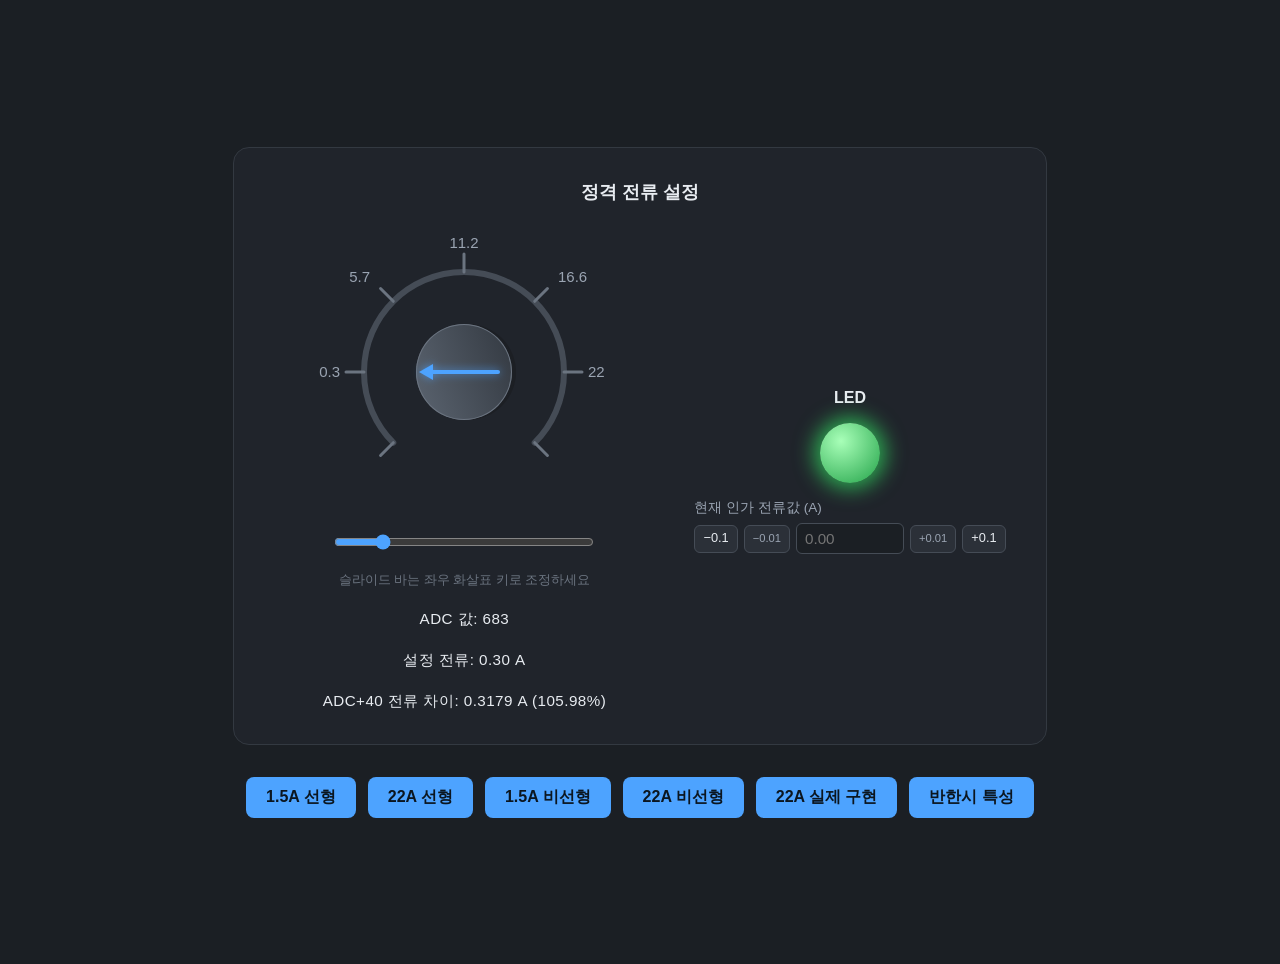
<file: rated_cur22.html>
<!DOCTYPE html>
<html lang="ko">
<head>
<meta charset="UTF-8" />
<meta name="viewport" content="width=device-width, initial-scale=1.0" />
<title>LED Simulator - 정격 전류 설정</title>
<link rel="stylesheet" href="style.css" />
<style>
  .cur-set {
    display: flex;
    flex-direction: column;
    align-items: center;
    gap: 28px;
    background: #20242b;
    border: 1px solid #333941;
    border-radius: 16px;
    padding: 32px 40px;
  }

  .cur-set__title {
    margin: 0;
    color: #e8ecf1;
    font-size: 1.1rem;
  }

  .dial-wrap {
    position: relative;
    width: 380px;
    height: 280px;
  }

  .dial-arc {
    width: 100%;
    height: 100%;
  }

  .dial-arc__track {
    fill: none;
    stroke: #454c56;
    stroke-width: 6;
    stroke-linecap: round;
  }

  .dial-tick {
    stroke: #6b7480;
    stroke-width: 3;
    stroke-linecap: round;
  }

  .dial-label {
    fill: #9aa4b2;
    font-size: 15px;
    font-family: sans-serif;
  }

  .dial-label--top { text-anchor: middle; }
  .dial-label--left { text-anchor: end; }
  .dial-label--right { text-anchor: start; }

  .knob {
    position: absolute;
    left: 190px;
    top: 140px;
    width: 96px;
    height: 96px;
    margin: -48px 0 0 -48px;
    border-radius: 50%;
    background: linear-gradient(160deg, #5b6470, #333941);
    box-shadow: 0 4px 0 #1c1f24, inset 0 0 0 1px #6b7480;
    transform: rotate(-135deg);
  }

  .knob__pointer {
    position: absolute;
    top: 3px;
    left: 50%;
    width: 16px;
    height: 81px;
    transform: translateX(-50%);
    filter: drop-shadow(0 0 4px rgba(77, 163, 255, 0.7));
  }

  .knob__pointer::before {
    content: '';
    position: absolute;
    top: 0;
    left: 50%;
    width: 0;
    height: 0;
    border-left: 8px solid transparent;
    border-right: 8px solid transparent;
    border-bottom: 14px solid #4da3ff;
    transform: translateX(-50%);
  }

  .knob__pointer::after {
    content: '';
    position: absolute;
    top: 12px;
    left: 50%;
    width: 4px;
    height: 69px;
    background: #4da3ff;
    border-radius: 2px;
    transform: translateX(-50%);
  }

  .cur-set__readout {
    margin: 0;
    color: #e8ecf1;
    font-size: 0.95rem;
    letter-spacing: 0.03em;
  }

  .cur-set__hint {
    margin: 0;
    color: #6b7480;
    font-size: 0.8rem;
  }

  .pot-slider {
    width: 260px;
    accent-color: #4da3ff;
  }

  .cur-set__body {
    display: flex;
    align-items: center;
    gap: 40px;
  }

  .cur-set__controls {
    display: flex;
    flex-direction: column;
    align-items: center;
    gap: 20px;
  }

  .cur-set__output {
    display: flex;
    flex-direction: column;
    align-items: center;
    gap: 16px;
  }

  .cur-set__current-control {
    display: flex;
    align-items: center;
    gap: 6px;
  }

  .cur-set__current-control input {
    width: 90px;
  }

  .cur-set__step-btn {
    height: 28px;
    padding: 0 8px;
    flex-shrink: 0;
    border-radius: 6px;
    border: 1px solid #454c56;
    background: #2b3038;
    color: #e8ecf1;
    font-size: 0.8rem;
    line-height: 1;
    cursor: pointer;
    white-space: nowrap;
  }

  .cur-set__step-btn--fine {
    font-size: 0.7rem;
    color: #9aa4b2;
  }

  .cur-set__step-btn:hover {
    background: #3a4048;
  }

  .cur-set__step-btn:active {
    background: #1b1f24;
  }

  .cur-set__nav-row {
    display: flex;
    align-items: center;
    gap: 12px;
  }
</style>
</head>
<body>
  <div class="app">
    <div class="cur-set">
      <h2 class="cur-set__title">정격 전류 설정</h2>

      <div class="cur-set__body">
        <div class="cur-set__controls">
          <div class="dial-wrap">
            <svg class="dial-arc" viewBox="0 0 380 280">
              <path class="dial-arc__track" d="M119.29 210.71 A100 100 0 1 1 260.71 210.71" />
              <line class="dial-tick" x1="119.29" y1="210.71" x2="106.56" y2="223.44" />
              <line class="dial-tick" x1="260.71" y1="210.71" x2="273.44" y2="223.44" />
              <line class="dial-tick" x1="90" y1="140" x2="72" y2="140" />
              <line class="dial-tick" x1="290" y1="140" x2="308" y2="140" />
              <line class="dial-tick" x1="119.29" y1="69.29" x2="106.56" y2="56.56" />
              <line class="dial-tick" x1="190" y1="40" x2="190" y2="22" />
              <line class="dial-tick" x1="260.71" y1="69.29" x2="273.44" y2="56.56" />
              <text class="dial-label dial-label--left" x="66" y="145">0.3</text>
              <text class="dial-label dial-label--left" x="96" y="50">5.7</text>
              <text class="dial-label dial-label--top" x="190" y="16">11.2</text>
              <text class="dial-label dial-label--right" x="284" y="50">16.6</text>
              <text class="dial-label dial-label--right" x="314" y="145">22</text>
            </svg>
            <div class="knob" id="knob">
              <div class="knob__pointer"></div>
            </div>
          </div>

          <input type="range" id="slider" class="pot-slider" min="0" max="270" step="1" value="45" />
          <p class="cur-set__hint">슬라이드 바는 좌우 화살표 키로 조정하세요</p>
          <p class="cur-set__readout" id="readout">ADC 값: 0</p>
          <p class="cur-set__readout" id="currentReadout">전류: 0.30 A</p>
          <p class="cur-set__readout" id="adcDiffReadout">ADC+40 전류 차이: 0.0000 A</p>
        </div>

        <div class="cur-set__output part">
          <p class="label">LED</p>
          <div class="led" id="led"></div>

          <label class="settings__row">
            <span>현재 인가 전류값 (A)</span>
            <div class="cur-set__current-control">
              <button type="button" id="currentDown" class="cur-set__step-btn" title="0.1A 감소">−0.1</button>
              <button type="button" id="currentDownFine" class="cur-set__step-btn cur-set__step-btn--fine" title="0.01A 감소">−0.01</button>
              <input type="text" id="currentInput" inputmode="decimal" placeholder="0.00" />
              <button type="button" id="currentUpFine" class="cur-set__step-btn cur-set__step-btn--fine" title="0.01A 증가">+0.01</button>
              <button type="button" id="currentUp" class="cur-set__step-btn" title="0.1A 증가">+0.1</button>
            </div>
          </label>
        </div>
      </div>
    </div>

    <div class="cur-set__nav-row">
      <a class="nav-button" href="rated_cur1p5.html">1.5A 선형</a>
      <a class="nav-button" href="rated_cur22.html">22A 선형</a>
      <a class="nav-button" href="rated_cur1p5new.html">1.5A 비선형</a>
      <a class="nav-button" href="rated_cur22new.html">22A 비선형</a>
      <a class="nav-button" href="rated_cur22pro.html">22A 실제 구현</a>
      <a class="nav-button" href="thermal_curve.html">반한시 특성</a>
    </div>
  </div>

  <script>
    const slider = document.getElementById('slider');
    const knob = document.getElementById('knob');
    const readout = document.getElementById('readout');
    const currentReadout = document.getElementById('currentReadout');
    const adcDiffReadout = document.getElementById('adcDiffReadout');
    const currentInput = document.getElementById('currentInput');
    const currentUp = document.getElementById('currentUp');
    const currentDown = document.getElementById('currentDown');
    const currentUpFine = document.getElementById('currentUpFine');
    const currentDownFine = document.getElementById('currentDownFine');
    const led = document.getElementById('led');

    let settingCurrent = 0.3;

    function degToCurrent(deg) {
      // 0.3A는 45도 눈금, 22A는 225도 눈금 기준으로 선형 환산 (범위 밖은 0.3~22로 고정)
      const rawCurrent = 0.3 + ((deg - 45) / 180) * 21.7;
      return Math.min(22, Math.max(0.3, rawCurrent));
    }

    function adcToCurrent(adc) {
      const clampedAdc = Math.min(4095, Math.max(0, adc));
      const deg = (clampedAdc / 4095) * 270;
      return degToCurrent(deg);
    }

    let blinkInterval = null;

    function stopBlink() {
      if (blinkInterval) {
        clearInterval(blinkInterval);
        blinkInterval = null;
      }
      led.classList.remove('on-red');
    }

    function startBlink() {
      if (blinkInterval) return;
      led.classList.add('on-red');
      let visible = true;
      blinkInterval = setInterval(() => {
        visible = !visible;
        led.classList.toggle('on-red', visible);
      }, 400);
    }

    let tripped = false;

    function updateLed() {
      const measured = parseFloat(currentInput.value);
      const measuredCurrent = Number.isNaN(measured) ? 0 : measured;
      const tripThreshold = settingCurrent * 1.05;
      const resetThreshold = settingCurrent * 1.0;

      if (!tripped && measuredCurrent >= tripThreshold) {
        tripped = true;
      } else if (tripped && measuredCurrent <= resetThreshold) {
        tripped = false;
      }

      if (tripped) {
        led.classList.remove('on-green');
        startBlink();
      } else {
        stopBlink();
        led.classList.add('on-green');
      }
    }

    function update(value) {
      const deg = Number(value);
      const angle = -135 + deg;
      const adc = Math.round((deg / 270) * 4095);
      settingCurrent = degToCurrent(deg);
      const currentAtAdcPlus40 = adcToCurrent(adc + 40);
      const inFlatRange = deg < 45 || currentAtAdcPlus40 >= 22;
      const adcStepDiff = inFlatRange ? 0 : currentAtAdcPlus40 - adcToCurrent(adc);
      const adcStepDiffPercent = inFlatRange ? 0 : (adcStepDiff / settingCurrent) * 100;
      knob.style.transform = `rotate(${angle}deg)`;
      readout.textContent = `ADC 값: ${adc}`;
      currentReadout.textContent = `설정 전류: ${settingCurrent.toFixed(2)} A`;
      adcDiffReadout.textContent = `ADC+40 전류 차이: ${adcStepDiff.toFixed(4)} A (${adcStepDiffPercent.toFixed(2)}%)`;
      updateLed();
    }

    function stepCurrent(delta) {
      const base = parseFloat(currentInput.value);
      const next = Math.max(0, Math.round(((Number.isNaN(base) ? 0 : base) + delta) * 100) / 100);
      currentInput.value = next.toFixed(2);
      updateLed();
    }

    slider.addEventListener('input', (e) => update(e.target.value));
    currentInput.addEventListener('input', updateLed);
    currentUp.addEventListener('click', () => stepCurrent(0.1));
    currentDown.addEventListener('click', () => stepCurrent(-0.1));
    currentUpFine.addEventListener('click', () => stepCurrent(0.01));
    currentDownFine.addEventListener('click', () => stepCurrent(-0.01));

    document.addEventListener('keydown', (e) => {
      if (document.activeElement === currentInput) return;
      if (e.key !== 'ArrowLeft' && e.key !== 'ArrowRight') return;
      e.preventDefault();
      const delta = e.key === 'ArrowRight' ? 1 : -1;
      const next = Math.min(270, Math.max(0, Number(slider.value) + delta));
      slider.value = next;
      update(next);
    });

    update(slider.value);
  </script>
</body>
</html>
</file>
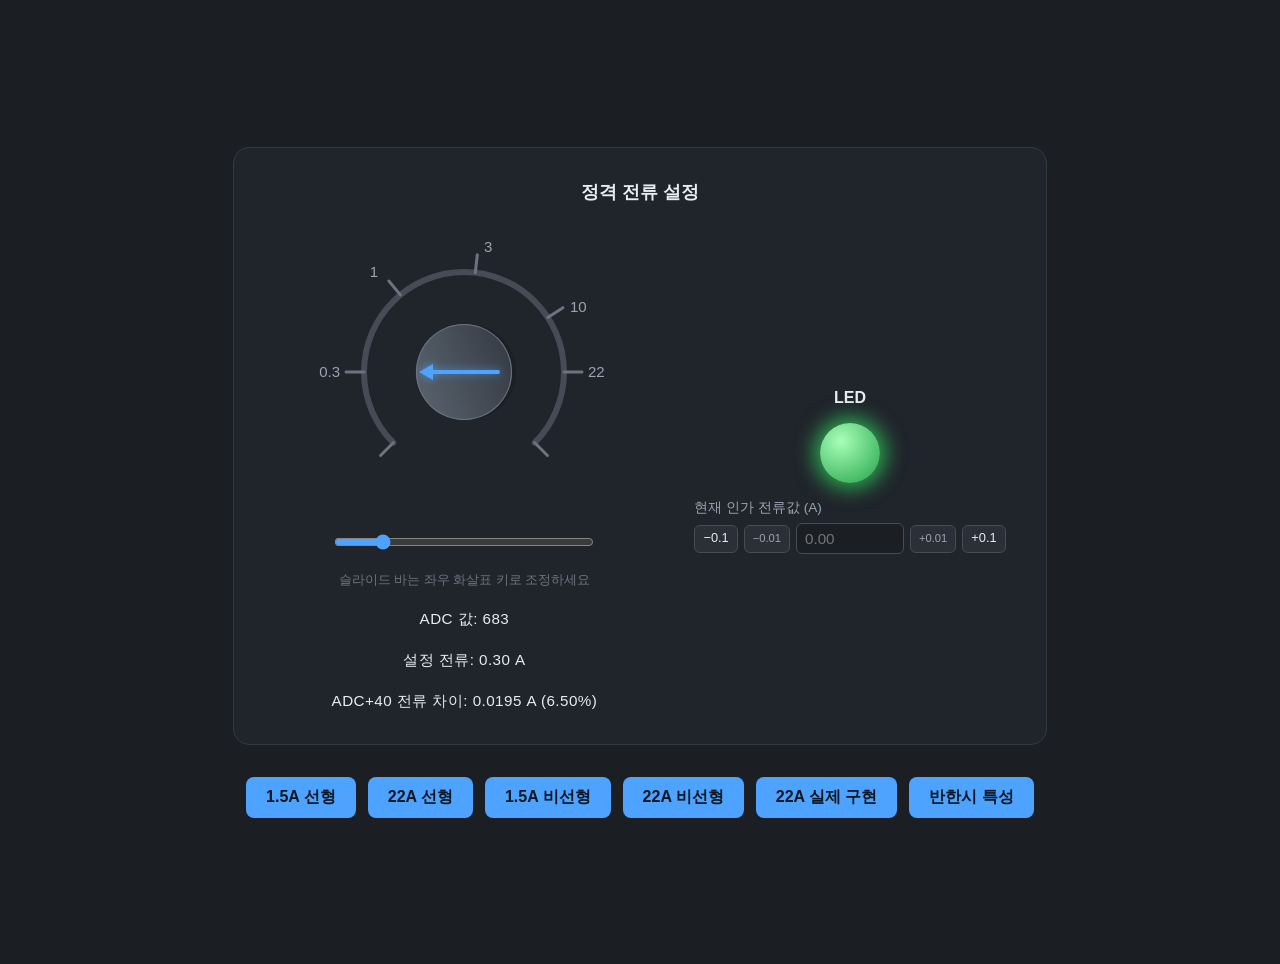
<file: rated_cur22new.html>
<!DOCTYPE html>
<html lang="ko">
<head>
<meta charset="UTF-8" />
<meta name="viewport" content="width=device-width, initial-scale=1.0" />
<title>LED Simulator - 정격 전류 설정</title>
<link rel="stylesheet" href="style.css" />
<style>
  .cur-set {
    display: flex;
    flex-direction: column;
    align-items: center;
    gap: 28px;
    background: #20242b;
    border: 1px solid #333941;
    border-radius: 16px;
    padding: 32px 40px;
  }

  .cur-set__title {
    margin: 0;
    color: #e8ecf1;
    font-size: 1.1rem;
  }

  .dial-wrap {
    position: relative;
    width: 380px;
    height: 280px;
  }

  .dial-arc {
    width: 100%;
    height: 100%;
  }

  .dial-arc__track {
    fill: none;
    stroke: #454c56;
    stroke-width: 6;
    stroke-linecap: round;
  }

  .dial-tick {
    stroke: #6b7480;
    stroke-width: 3;
    stroke-linecap: round;
  }

  .dial-label {
    fill: #9aa4b2;
    font-size: 15px;
    font-family: sans-serif;
  }

  .dial-label--top { text-anchor: middle; }
  .dial-label--left { text-anchor: end; }
  .dial-label--right { text-anchor: start; }

  .knob {
    position: absolute;
    left: 190px;
    top: 140px;
    width: 96px;
    height: 96px;
    margin: -48px 0 0 -48px;
    border-radius: 50%;
    background: linear-gradient(160deg, #5b6470, #333941);
    box-shadow: 0 4px 0 #1c1f24, inset 0 0 0 1px #6b7480;
    transform: rotate(-135deg);
  }

  .knob__pointer {
    position: absolute;
    top: 3px;
    left: 50%;
    width: 16px;
    height: 81px;
    transform: translateX(-50%);
    filter: drop-shadow(0 0 4px rgba(77, 163, 255, 0.7));
  }

  .knob__pointer::before {
    content: '';
    position: absolute;
    top: 0;
    left: 50%;
    width: 0;
    height: 0;
    border-left: 8px solid transparent;
    border-right: 8px solid transparent;
    border-bottom: 14px solid #4da3ff;
    transform: translateX(-50%);
  }

  .knob__pointer::after {
    content: '';
    position: absolute;
    top: 12px;
    left: 50%;
    width: 4px;
    height: 69px;
    background: #4da3ff;
    border-radius: 2px;
    transform: translateX(-50%);
  }

  .cur-set__readout {
    margin: 0;
    color: #e8ecf1;
    font-size: 0.95rem;
    letter-spacing: 0.03em;
  }

  .cur-set__hint {
    margin: 0;
    color: #6b7480;
    font-size: 0.8rem;
  }

  .pot-slider {
    width: 260px;
    accent-color: #4da3ff;
  }

  .cur-set__body {
    display: flex;
    align-items: center;
    gap: 40px;
  }

  .cur-set__controls {
    display: flex;
    flex-direction: column;
    align-items: center;
    gap: 20px;
  }

  .cur-set__output {
    display: flex;
    flex-direction: column;
    align-items: center;
    gap: 16px;
  }

  .cur-set__current-control {
    display: flex;
    align-items: center;
    gap: 6px;
  }

  .cur-set__current-control input {
    width: 90px;
  }

  .cur-set__step-btn {
    height: 28px;
    padding: 0 8px;
    flex-shrink: 0;
    border-radius: 6px;
    border: 1px solid #454c56;
    background: #2b3038;
    color: #e8ecf1;
    font-size: 0.8rem;
    line-height: 1;
    cursor: pointer;
    white-space: nowrap;
  }

  .cur-set__step-btn--fine {
    font-size: 0.7rem;
    color: #9aa4b2;
  }

  .cur-set__step-btn:hover {
    background: #3a4048;
  }

  .cur-set__step-btn:active {
    background: #1b1f24;
  }

  .cur-set__nav-row {
    display: flex;
    align-items: center;
    gap: 12px;
  }
</style>
</head>
<body>
  <div class="app">
    <div class="cur-set">
      <h2 class="cur-set__title">정격 전류 설정</h2>

      <div class="cur-set__body">
        <div class="cur-set__controls">
          <div class="dial-wrap">
            <svg class="dial-arc" viewBox="0 0 380 280">
              <path class="dial-arc__track" d="M119.29 210.71 A100 100 0 1 1 260.71 210.71" />
              <line class="dial-tick" x1="119.29" y1="210.71" x2="106.56" y2="223.44" />
              <line class="dial-tick" x1="260.71" y1="210.71" x2="273.44" y2="223.44" />
              <line class="dial-tick" x1="90" y1="140" x2="72" y2="140" />
              <line class="dial-tick" x1="290" y1="140" x2="308" y2="140" />
              <line class="dial-tick" x1="126.34" y1="62.89" x2="114.88" y2="49.00" />
              <line class="dial-tick" x1="201.30" y1="40.65" x2="203.33" y2="22.77" />
              <line class="dial-tick" x1="273.82" y1="85.47" x2="288.91" y2="75.65" />
              <text class="dial-label dial-label--left" x="66" y="145">0.3</text>
              <text class="dial-label dial-label--left" x="104" y="45">1</text>
              <text class="dial-label dial-label--right" x="210" y="20">3</text>
              <text class="dial-label dial-label--right" x="296" y="80">10</text>
              <text class="dial-label dial-label--right" x="314" y="145">22</text>
            </svg>
            <div class="knob" id="knob">
              <div class="knob__pointer"></div>
            </div>
          </div>

          <input type="range" id="slider" class="pot-slider" min="0" max="270" step="1" value="45" />
          <p class="cur-set__hint">슬라이드 바는 좌우 화살표 키로 조정하세요</p>
          <p class="cur-set__readout" id="readout">ADC 값: 0</p>
          <p class="cur-set__readout" id="currentReadout">전류: 0.30 A</p>
          <p class="cur-set__readout" id="adcDiffReadout">ADC+40 전류 차이: 0.0000 A</p>
        </div>

        <div class="cur-set__output part">
          <p class="label">LED</p>
          <div class="led" id="led"></div>

          <label class="settings__row">
            <span>현재 인가 전류값 (A)</span>
            <div class="cur-set__current-control">
              <button type="button" id="currentDown" class="cur-set__step-btn" title="0.1A 감소">−0.1</button>
              <button type="button" id="currentDownFine" class="cur-set__step-btn cur-set__step-btn--fine" title="0.01A 감소">−0.01</button>
              <input type="text" id="currentInput" inputmode="decimal" placeholder="0.00" />
              <button type="button" id="currentUpFine" class="cur-set__step-btn cur-set__step-btn--fine" title="0.01A 증가">+0.01</button>
              <button type="button" id="currentUp" class="cur-set__step-btn" title="0.1A 증가">+0.1</button>
            </div>
          </label>
        </div>
      </div>
    </div>

    <div class="cur-set__nav-row">
      <a class="nav-button" href="rated_cur1p5.html">1.5A 선형</a>
      <a class="nav-button" href="rated_cur22.html">22A 선형</a>
      <a class="nav-button" href="rated_cur1p5new.html">1.5A 비선형</a>
      <a class="nav-button" href="rated_cur22new.html">22A 비선형</a>
      <a class="nav-button" href="rated_cur22pro.html">22A 실제 구현</a>
      <a class="nav-button" href="thermal_curve.html">반한시 특성</a>
    </div>
  </div>

  <script>
    const slider = document.getElementById('slider');
    const knob = document.getElementById('knob');
    const readout = document.getElementById('readout');
    const currentReadout = document.getElementById('currentReadout');
    const adcDiffReadout = document.getElementById('adcDiffReadout');
    const currentInput = document.getElementById('currentInput');
    const currentUp = document.getElementById('currentUp');
    const currentDown = document.getElementById('currentDown');
    const currentUpFine = document.getElementById('currentUpFine');
    const currentDownFine = document.getElementById('currentDownFine');
    const led = document.getElementById('led');

    let settingCurrent = 0.3;

    function degToCurrent(deg) {
      // 0.3A는 45도 눈금, 22A는 225도 눈금 기준으로 지수(로그) 환산 (범위 밖은 0.3~22로 고정)
      // 같은 각도(같은 ADC 스텝)만큼 돌리면 현재 값 대비 항상 같은 비율로 전류가 변한다.
      const rawCurrent = 0.3 * Math.pow(22 / 0.3, (deg - 45) / 180);
      return Math.min(22, Math.max(0.3, rawCurrent));
    }

    function adcToCurrent(adc) {
      const clampedAdc = Math.min(4095, Math.max(0, adc));
      const deg = (clampedAdc / 4095) * 270;
      return degToCurrent(deg);
    }

    let blinkInterval = null;

    function stopBlink() {
      if (blinkInterval) {
        clearInterval(blinkInterval);
        blinkInterval = null;
      }
      led.classList.remove('on-red');
    }

    function startBlink() {
      if (blinkInterval) return;
      led.classList.add('on-red');
      let visible = true;
      blinkInterval = setInterval(() => {
        visible = !visible;
        led.classList.toggle('on-red', visible);
      }, 400);
    }

    let tripped = false;

    function updateLed() {
      const measured = parseFloat(currentInput.value);
      const measuredCurrent = Number.isNaN(measured) ? 0 : measured;
      const tripThreshold = settingCurrent * 1.05;
      const resetThreshold = settingCurrent * 1.0;

      if (!tripped && measuredCurrent >= tripThreshold) {
        tripped = true;
      } else if (tripped && measuredCurrent <= resetThreshold) {
        tripped = false;
      }

      if (tripped) {
        led.classList.remove('on-green');
        startBlink();
      } else {
        stopBlink();
        led.classList.add('on-green');
      }
    }

    function update(value) {
      const deg = Number(value);
      const angle = -135 + deg;
      const adc = Math.round((deg / 270) * 4095);
      settingCurrent = degToCurrent(deg);
      const currentAtAdcPlus40 = adcToCurrent(adc + 40);
      const inFlatRange = deg < 45 || currentAtAdcPlus40 >= 22;
      const adcStepDiff = inFlatRange ? 0 : currentAtAdcPlus40 - adcToCurrent(adc);
      const adcStepDiffPercent = inFlatRange ? 0 : (adcStepDiff / settingCurrent) * 100;
      knob.style.transform = `rotate(${angle}deg)`;
      readout.textContent = `ADC 값: ${adc}`;
      currentReadout.textContent = `설정 전류: ${settingCurrent.toFixed(2)} A`;
      adcDiffReadout.textContent = `ADC+40 전류 차이: ${adcStepDiff.toFixed(4)} A (${adcStepDiffPercent.toFixed(2)}%)`;
      updateLed();
    }

    function stepCurrent(delta) {
      const base = parseFloat(currentInput.value);
      const next = Math.max(0, Math.round(((Number.isNaN(base) ? 0 : base) + delta) * 100) / 100);
      currentInput.value = next.toFixed(2);
      updateLed();
    }

    slider.addEventListener('input', (e) => update(e.target.value));
    currentInput.addEventListener('input', updateLed);
    currentUp.addEventListener('click', () => stepCurrent(0.1));
    currentDown.addEventListener('click', () => stepCurrent(-0.1));
    currentUpFine.addEventListener('click', () => stepCurrent(0.01));
    currentDownFine.addEventListener('click', () => stepCurrent(-0.01));

    document.addEventListener('keydown', (e) => {
      if (document.activeElement === currentInput) return;
      if (e.key !== 'ArrowLeft' && e.key !== 'ArrowRight') return;
      e.preventDefault();
      const delta = e.key === 'ArrowRight' ? 1 : -1;
      const next = Math.min(270, Math.max(0, Number(slider.value) + delta));
      slider.value = next;
      update(next);
    });

    update(slider.value);
  </script>
</body>
</html>
</file>
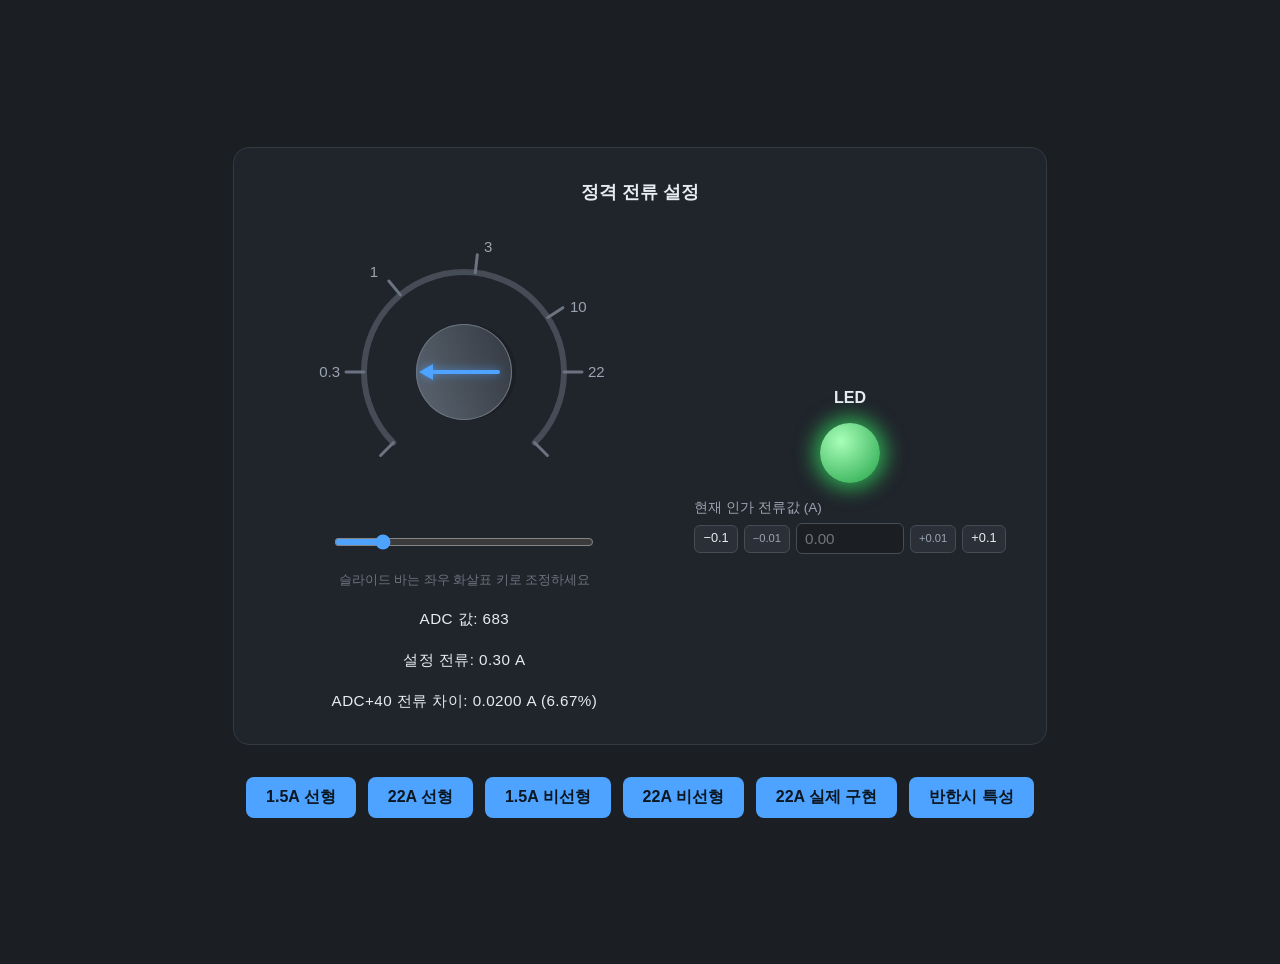
<file: rated_cur22pro.html>
<!DOCTYPE html>
<html lang="ko">
<head>
<meta charset="UTF-8" />
<meta name="viewport" content="width=device-width, initial-scale=1.0" />
<title>LED Simulator - 정격 전류 설정</title>
<link rel="stylesheet" href="style.css" />
<style>
  .cur-set {
    display: flex;
    flex-direction: column;
    align-items: center;
    gap: 28px;
    background: #20242b;
    border: 1px solid #333941;
    border-radius: 16px;
    padding: 32px 40px;
  }

  .cur-set__title {
    margin: 0;
    color: #e8ecf1;
    font-size: 1.1rem;
  }

  .dial-wrap {
    position: relative;
    width: 380px;
    height: 280px;
  }

  .dial-arc {
    width: 100%;
    height: 100%;
  }

  .dial-arc__track {
    fill: none;
    stroke: #454c56;
    stroke-width: 6;
    stroke-linecap: round;
  }

  .dial-tick {
    stroke: #6b7480;
    stroke-width: 3;
    stroke-linecap: round;
  }

  .dial-label {
    fill: #9aa4b2;
    font-size: 15px;
    font-family: sans-serif;
  }

  .dial-label--top { text-anchor: middle; }
  .dial-label--left { text-anchor: end; }
  .dial-label--right { text-anchor: start; }

  .knob {
    position: absolute;
    left: 190px;
    top: 140px;
    width: 96px;
    height: 96px;
    margin: -48px 0 0 -48px;
    border-radius: 50%;
    background: linear-gradient(160deg, #5b6470, #333941);
    box-shadow: 0 4px 0 #1c1f24, inset 0 0 0 1px #6b7480;
    transform: rotate(-135deg);
  }

  .knob__pointer {
    position: absolute;
    top: 3px;
    left: 50%;
    width: 16px;
    height: 81px;
    transform: translateX(-50%);
    filter: drop-shadow(0 0 4px rgba(77, 163, 255, 0.7));
  }

  .knob__pointer::before {
    content: '';
    position: absolute;
    top: 0;
    left: 50%;
    width: 0;
    height: 0;
    border-left: 8px solid transparent;
    border-right: 8px solid transparent;
    border-bottom: 14px solid #4da3ff;
    transform: translateX(-50%);
  }

  .knob__pointer::after {
    content: '';
    position: absolute;
    top: 12px;
    left: 50%;
    width: 4px;
    height: 69px;
    background: #4da3ff;
    border-radius: 2px;
    transform: translateX(-50%);
  }

  .cur-set__readout {
    margin: 0;
    color: #e8ecf1;
    font-size: 0.95rem;
    letter-spacing: 0.03em;
  }

  .cur-set__hint {
    margin: 0;
    color: #6b7480;
    font-size: 0.8rem;
  }

  .pot-slider {
    width: 260px;
    accent-color: #4da3ff;
  }

  .cur-set__body {
    display: flex;
    align-items: center;
    gap: 40px;
  }

  .cur-set__controls {
    display: flex;
    flex-direction: column;
    align-items: center;
    gap: 20px;
  }

  .cur-set__output {
    display: flex;
    flex-direction: column;
    align-items: center;
    gap: 16px;
  }

  .cur-set__current-control {
    display: flex;
    align-items: center;
    gap: 6px;
  }

  .cur-set__current-control input {
    width: 90px;
  }

  .cur-set__step-btn {
    height: 28px;
    padding: 0 8px;
    flex-shrink: 0;
    border-radius: 6px;
    border: 1px solid #454c56;
    background: #2b3038;
    color: #e8ecf1;
    font-size: 0.8rem;
    line-height: 1;
    cursor: pointer;
    white-space: nowrap;
  }

  .cur-set__step-btn--fine {
    font-size: 0.7rem;
    color: #9aa4b2;
  }

  .cur-set__step-btn:hover {
    background: #3a4048;
  }

  .cur-set__step-btn:active {
    background: #1b1f24;
  }

  .cur-set__nav-row {
    display: flex;
    align-items: center;
    gap: 12px;
  }
</style>
</head>
<body>
  <div class="app">
    <div class="cur-set">
      <h2 class="cur-set__title">정격 전류 설정</h2>

      <div class="cur-set__body">
        <div class="cur-set__controls">
          <div class="dial-wrap">
            <svg class="dial-arc" viewBox="0 0 380 280">
              <path class="dial-arc__track" d="M119.29 210.71 A100 100 0 1 1 260.71 210.71" />
              <line class="dial-tick" x1="119.29" y1="210.71" x2="106.56" y2="223.44" />
              <line class="dial-tick" x1="260.71" y1="210.71" x2="273.44" y2="223.44" />
              <line class="dial-tick" x1="90" y1="140" x2="72" y2="140" />
              <line class="dial-tick" x1="290" y1="140" x2="308" y2="140" />
              <line class="dial-tick" x1="126.34" y1="62.89" x2="114.88" y2="49.00" />
              <line class="dial-tick" x1="201.30" y1="40.65" x2="203.33" y2="22.77" />
              <line class="dial-tick" x1="273.82" y1="85.47" x2="288.91" y2="75.65" />
              <text class="dial-label dial-label--left" x="66" y="145">0.3</text>
              <text class="dial-label dial-label--left" x="104" y="45">1</text>
              <text class="dial-label dial-label--right" x="210" y="20">3</text>
              <text class="dial-label dial-label--right" x="296" y="80">10</text>
              <text class="dial-label dial-label--right" x="314" y="145">22</text>
            </svg>
            <div class="knob" id="knob">
              <div class="knob__pointer"></div>
            </div>
          </div>

          <input type="range" id="slider" class="pot-slider" min="0" max="270" step="1" value="45" />
          <p class="cur-set__hint">슬라이드 바는 좌우 화살표 키로 조정하세요</p>
          <p class="cur-set__readout" id="readout">ADC 값: 0</p>
          <p class="cur-set__readout" id="currentReadout">전류: 0.30 A</p>
          <p class="cur-set__readout" id="adcDiffReadout">ADC+40 전류 차이: 0.0000 A</p>
        </div>

        <div class="cur-set__output part">
          <p class="label">LED</p>
          <div class="led" id="led"></div>

          <label class="settings__row">
            <span>현재 인가 전류값 (A)</span>
            <div class="cur-set__current-control">
              <button type="button" id="currentDown" class="cur-set__step-btn" title="0.1A 감소">−0.1</button>
              <button type="button" id="currentDownFine" class="cur-set__step-btn cur-set__step-btn--fine" title="0.01A 감소">−0.01</button>
              <input type="text" id="currentInput" inputmode="decimal" placeholder="0.00" />
              <button type="button" id="currentUpFine" class="cur-set__step-btn cur-set__step-btn--fine" title="0.01A 증가">+0.01</button>
              <button type="button" id="currentUp" class="cur-set__step-btn" title="0.1A 증가">+0.1</button>
            </div>
          </label>
        </div>
      </div>
    </div>

    <div class="cur-set__nav-row">
      <a class="nav-button" href="rated_cur1p5.html">1.5A 선형</a>
      <a class="nav-button" href="rated_cur22.html">22A 선형</a>
      <a class="nav-button" href="rated_cur1p5new.html">1.5A 비선형</a>
      <a class="nav-button" href="rated_cur22new.html">22A 비선형</a>
      <a class="nav-button" href="rated_cur22pro.html">22A 실제 구현</a>
      <a class="nav-button" href="thermal_curve.html">반한시 특성</a>
    </div>
  </div>

  <script>
    const slider = document.getElementById('slider');
    const knob = document.getElementById('knob');
    const readout = document.getElementById('readout');
    const currentReadout = document.getElementById('currentReadout');
    const adcDiffReadout = document.getElementById('adcDiffReadout');
    const currentInput = document.getElementById('currentInput');
    const currentUp = document.getElementById('currentUp');
    const currentDown = document.getElementById('currentDown');
    const currentUpFine = document.getElementById('currentUpFine');
    const currentDownFine = document.getElementById('currentDownFine');
    const led = document.getElementById('led');

    let settingCurrent = 0.3;

    // cur_set.c의 s_adcLut / s_currentLut_mA / CurSet_AdcToCurrent()를 그대로 옮긴 것.
    // 활성 구간(683~3413) 밖은 0.3A/22A로 고정하고, 안쪽은 정수 mA LUT를 반올림 보간한 뒤 A로 환산한다.
    const ADC_ACTIVE_MIN = 683;
    const ADC_ACTIVE_MAX = 3413;
    const MIN_A = 0.3;
    const MAX_A = 22.0;

    const ADC_LUT = [
      683, 768, 853, 938, 1024, 1109, 1194, 1280,
      1365, 1450, 1536, 1621, 1706, 1792, 1877, 1962,
      2048, 2133, 2218, 2303, 2389, 2474, 2559, 2645,
      2730, 2815, 2901, 2986, 3071, 3157, 3242, 3327,
      3413
    ];

    const CURRENT_LUT_MA = [
      300, 343, 392, 449, 513, 587, 671, 768,
      878, 1004, 1148, 1313, 1502, 1718, 1964, 2246,
      2569, 2938, 3360, 3843, 4395, 5026, 5748, 6574,
      7518, 8598, 9833, 11245, 12861, 14708, 16821, 19237,
      22000
    ];

    function adcToCurrent(adc) {
      const clampedAdc = Math.min(4095, Math.max(0, adc));

      if (clampedAdc < ADC_ACTIVE_MIN) {
        return MIN_A;
      }
      if (clampedAdc > ADC_ACTIVE_MAX) {
        return MAX_A;
      }

      for (let i = 0; i < ADC_LUT.length - 1; i++) {
        const x0 = ADC_LUT[i];
        const x1 = ADC_LUT[i + 1];
        if (clampedAdc >= x0 && clampedAdc <= x1) {
          const y0 = CURRENT_LUT_MA[i];
          const y1 = CURRENT_LUT_MA[i + 1];
          const dx = x1 - x0;
          const x = clampedAdc - x0;
          const value = (y1 - y0) * x;
          const currentMa = y0 + Math.floor((value + Math.floor(dx / 2)) / dx);
          return currentMa / 1000;
        }
      }

      return MAX_A;
    }

    let blinkInterval = null;

    function stopBlink() {
      if (blinkInterval) {
        clearInterval(blinkInterval);
        blinkInterval = null;
      }
      led.classList.remove('on-red');
    }

    function startBlink() {
      if (blinkInterval) return;
      led.classList.add('on-red');
      let visible = true;
      blinkInterval = setInterval(() => {
        visible = !visible;
        led.classList.toggle('on-red', visible);
      }, 400);
    }

    let tripped = false;

    function updateLed() {
      const measured = parseFloat(currentInput.value);
      const measuredCurrent = Number.isNaN(measured) ? 0 : measured;
      const tripThreshold = settingCurrent * 1.05;
      const resetThreshold = settingCurrent * 1.0;

      if (!tripped && measuredCurrent >= tripThreshold) {
        tripped = true;
      } else if (tripped && measuredCurrent <= resetThreshold) {
        tripped = false;
      }

      if (tripped) {
        led.classList.remove('on-green');
        startBlink();
      } else {
        stopBlink();
        led.classList.add('on-green');
      }
    }

    function update(value) {
      const deg = Number(value);
      const angle = -135 + deg;
      const adc = Math.round((deg / 270) * 4095);
      settingCurrent = adcToCurrent(adc);
      const currentAtAdcPlus40 = adcToCurrent(adc + 40);
      const inFlatRange = deg < 45 || currentAtAdcPlus40 >= 22;
      const adcStepDiff = inFlatRange ? 0 : currentAtAdcPlus40 - adcToCurrent(adc);
      const adcStepDiffPercent = inFlatRange ? 0 : (adcStepDiff / settingCurrent) * 100;
      knob.style.transform = `rotate(${angle}deg)`;
      readout.textContent = `ADC 값: ${adc}`;
      currentReadout.textContent = `설정 전류: ${settingCurrent.toFixed(2)} A`;
      adcDiffReadout.textContent = `ADC+40 전류 차이: ${adcStepDiff.toFixed(4)} A (${adcStepDiffPercent.toFixed(2)}%)`;
      updateLed();
    }

    function stepCurrent(delta) {
      const base = parseFloat(currentInput.value);
      const next = Math.max(0, Math.round(((Number.isNaN(base) ? 0 : base) + delta) * 100) / 100);
      currentInput.value = next.toFixed(2);
      updateLed();
    }

    slider.addEventListener('input', (e) => update(e.target.value));
    currentInput.addEventListener('input', updateLed);
    currentUp.addEventListener('click', () => stepCurrent(0.1));
    currentDown.addEventListener('click', () => stepCurrent(-0.1));
    currentUpFine.addEventListener('click', () => stepCurrent(0.01));
    currentDownFine.addEventListener('click', () => stepCurrent(-0.01));

    document.addEventListener('keydown', (e) => {
      if (document.activeElement === currentInput) return;
      if (e.key !== 'ArrowLeft' && e.key !== 'ArrowRight') return;
      e.preventDefault();
      const delta = e.key === 'ArrowRight' ? 1 : -1;
      const next = Math.min(270, Math.max(0, Number(slider.value) + delta));
      slider.value = next;
      update(next);
    });

    update(slider.value);
  </script>
</body>
</html>
</file>
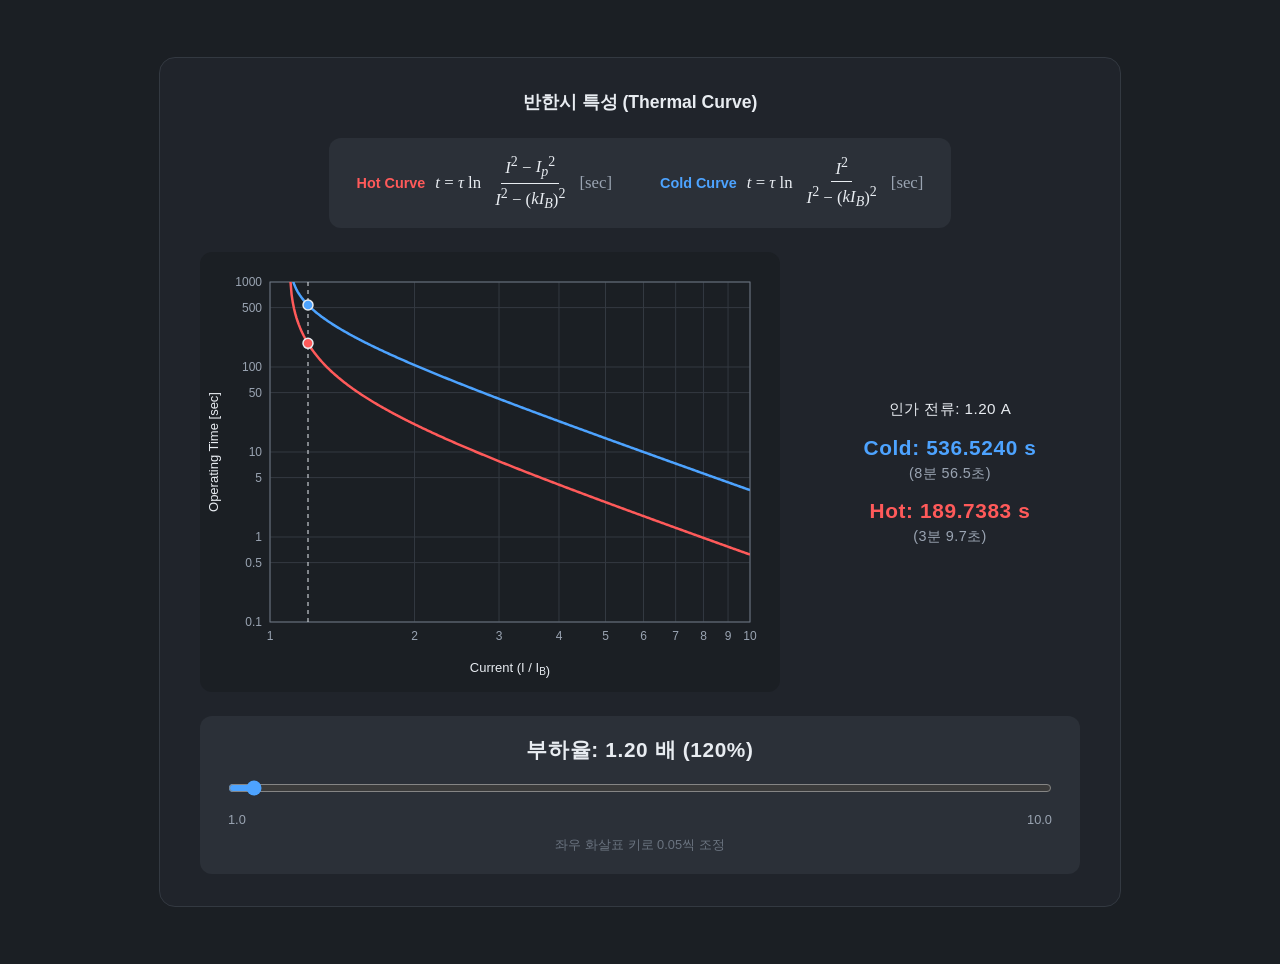
<file: thermal_curve.html>
<!DOCTYPE html>
<html lang="ko">
<head>
<meta charset="UTF-8" />
<meta name="viewport" content="width=device-width, initial-scale=1.0" />
<title>LED Simulator - 반한시 특성</title>
<link rel="stylesheet" href="style.css" />
<style>
  .thermal {
    display: flex;
    flex-direction: column;
    align-items: center;
    gap: 24px;
    background: #20242b;
    border: 1px solid #333941;
    border-radius: 16px;
    padding: 32px 40px;
  }

  .thermal__title {
    margin: 0;
    color: #e8ecf1;
    font-size: 1.1rem;
  }

  .formula-row {
    display: flex;
    gap: 48px;
    background: #2b3038;
    border-radius: 12px;
    padding: 16px 28px;
    color: #e8ecf1;
  }

  .formula {
    display: flex;
    align-items: center;
    gap: 10px;
    font-family: 'Times New Roman', serif;
    font-size: 1.05rem;
  }

  .formula__name {
    font-family: sans-serif;
    font-size: 0.9rem;
    font-weight: bold;
  }

  .formula__name--cold { color: #4da3ff; }
  .formula__name--hot { color: #ff5a5a; }

  .frac {
    display: inline-flex;
    flex-direction: column;
    align-items: center;
  }

  .frac__num {
    padding: 0 4px 2px;
    border-bottom: 1px solid #e8ecf1;
  }

  .frac__den {
    padding: 2px 4px 0;
  }

  .formula__unit {
    color: #9aa4b2;
  }

  .thermal__body {
    display: flex;
    align-items: center;
    gap: 40px;
  }

  .chart {
    width: 580px;
    height: 440px;
    background: #1b1f24;
    border-radius: 12px;
  }

  .chart__grid {
    stroke: #333941;
    stroke-width: 1;
  }

  .chart__axis {
    stroke: #6b7480;
    stroke-width: 1;
    fill: none;
  }

  .chart__tick {
    fill: #9aa4b2;
    font-size: 12px;
    font-family: sans-serif;
  }

  .chart__axis-title {
    fill: #e8ecf1;
    font-size: 13px;
    font-family: sans-serif;
  }

  .chart__curve {
    fill: none;
    stroke-width: 2.5;
  }

  .chart__curve--cold { stroke: #4da3ff; }
  .chart__curve--hot { stroke: #ff5a5a; }

  .chart__cursor {
    stroke: #e8ecf1;
    stroke-width: 1;
    stroke-dasharray: 4 4;
  }

  .chart__dot--cold { fill: #4da3ff; stroke: #e8ecf1; stroke-width: 1.5; }
  .chart__dot--hot { fill: #ff5a5a; stroke: #e8ecf1; stroke-width: 1.5; }

  .thermal__controls {
    display: flex;
    flex-direction: column;
    align-items: center;
    gap: 16px;
    min-width: 260px;
  }

  .thermal__readout {
    margin: 0;
    color: #e8ecf1;
    font-size: 0.95rem;
    letter-spacing: 0.03em;
  }

  .thermal__readout--big {
    font-size: 1.3rem;
    font-weight: bold;
  }

  .thermal__result {
    display: flex;
    flex-direction: column;
    align-items: center;
    gap: 4px;
  }

  .thermal__readout--sub {
    color: #9aa4b2;
    font-size: 0.9rem;
  }

  .thermal__readout--cold { color: #4da3ff; }
  .thermal__readout--hot { color: #ff5a5a; }

  .thermal__hint {
    margin: 0;
    color: #6b7480;
    font-size: 0.8rem;
  }

  .load-control {
    display: flex;
    flex-direction: column;
    align-items: center;
    gap: 10px;
    align-self: stretch;
    background: #2b3038;
    border-radius: 12px;
    padding: 20px 28px;
  }

  .load-slider {
    width: 100%;
    height: 24px;
    accent-color: #4da3ff;
    cursor: pointer;
  }

  .load-control__scale {
    display: flex;
    justify-content: space-between;
    width: 100%;
    color: #9aa4b2;
    font-size: 0.8rem;
  }

</style>
</head>
<body>
  <div class="app">
    <div class="thermal">
      <h2 class="thermal__title">반한시 특성 (Thermal Curve)</h2>

      <div class="formula-row">
        <div class="formula">
          <span class="formula__name formula__name--hot">Hot Curve</span>
          <span><i>t</i> = <i>τ</i> ln</span>
          <span class="frac">
            <span class="frac__num"><i>I</i><sup>2</sup> − <i>I<sub>p</sub></i><sup>2</sup></span>
            <span class="frac__den"><i>I</i><sup>2</sup> − (<i>kI<sub>B</sub></i>)<sup>2</sup></span>
          </span>
          <span class="formula__unit">[sec]</span>
        </div>
        <div class="formula">
          <span class="formula__name formula__name--cold">Cold Curve</span>
          <span><i>t</i> = <i>τ</i> ln</span>
          <span class="frac">
            <span class="frac__num"><i>I</i><sup>2</sup></span>
            <span class="frac__den"><i>I</i><sup>2</sup> − (<i>kI<sub>B</sub></i>)<sup>2</sup></span>
          </span>
          <span class="formula__unit">[sec]</span>
        </div>
      </div>

      <div class="thermal__body">
        <svg class="chart" id="chart" viewBox="0 0 580 440">
          <defs>
            <clipPath id="plotClip">
              <rect x="70" y="30" width="480" height="340" />
            </clipPath>
          </defs>
          <g id="grid"></g>
          <rect class="chart__axis" x="70" y="30" width="480" height="340" />
          <g clip-path="url(#plotClip)">
            <path class="chart__curve chart__curve--cold" id="coldCurve" />
            <path class="chart__curve chart__curve--hot" id="hotCurve" />
            <line class="chart__cursor" id="cursor" y1="30" y2="370" />
            <circle class="chart__dot--cold" id="coldDot" r="5" />
            <circle class="chart__dot--hot" id="hotDot" r="5" />
          </g>
          <text class="chart__axis-title" x="310" y="420" text-anchor="middle">Current (I / I<tspan font-size="10" dy="3">B</tspan>)</text>
          <text class="chart__axis-title" x="18" y="200" text-anchor="middle" transform="rotate(-90 18 200)">Operating Time [sec]</text>
        </svg>

        <div class="thermal__controls">
          <p class="thermal__readout" id="currentReadout">인가 전류: 0.00 A</p>
          <div class="thermal__result">
            <p class="thermal__readout thermal__readout--big thermal__readout--cold" id="coldReadout">Cold: - s</p>
            <p class="thermal__readout thermal__readout--sub" id="coldMinReadout"></p>
          </div>
          <div class="thermal__result">
            <p class="thermal__readout thermal__readout--big thermal__readout--hot" id="hotReadout">Hot: - s</p>
            <p class="thermal__readout thermal__readout--sub" id="hotMinReadout"></p>
          </div>
        </div>
      </div>

      <div class="load-control">
        <p class="thermal__readout thermal__readout--big" id="loadReadout">부하율: 1.00 배</p>
        <input type="range" id="slider" class="load-slider" min="1" max="10" step="0.05" value="1.2" />
        <div class="load-control__scale">
          <span>1.0</span><span>10.0</span>
        </div>
        <p class="thermal__hint">좌우 화살표 키로 0.05씩 조정</p>
      </div>
    </div>
  </div>

  <script>
    const SVG_NS = 'http://www.w3.org/2000/svg';
    const slider = document.getElementById('slider');
    const grid = document.getElementById('grid');
    const coldCurve = document.getElementById('coldCurve');
    const hotCurve = document.getElementById('hotCurve');
    const cursor = document.getElementById('cursor');
    const coldDot = document.getElementById('coldDot');
    const hotDot = document.getElementById('hotDot');
    const loadReadout = document.getElementById('loadReadout');
    const currentReadout = document.getElementById('currentReadout');
    const coldReadout = document.getElementById('coldReadout');
    const hotReadout = document.getElementById('hotReadout');
    const coldMinReadout = document.getElementById('coldMinReadout');
    const hotMinReadout = document.getElementById('hotMinReadout');

    // 반한시 특성 파라미터 (기능사양서 반한시특성 시트 기준, τ는 시트 결과값에 맞춘 값)
    const PARAMS = { tau: 292.4922, k: 1.1, ib: 1, ip: 1 };

    // 플롯 영역(viewBox 기준)과 로그 축 범위: X 1~10배, Y 0.1~1000초
    const PLOT = { left: 70, top: 30, width: 480, height: 340 };
    const X_MIN = 1, X_MAX = 10;
    const Y_MIN = 0.1, Y_MAX = 1000;
    const X_TICKS = [1, 2, 3, 4, 5, 6, 7, 8, 9, 10];
    const Y_TICKS = [0.1, 0.5, 1, 5, 10, 50, 100, 500, 1000];

    function xToPx(x) {
      return PLOT.left + (Math.log10(x / X_MIN) / Math.log10(X_MAX / X_MIN)) * PLOT.width;
    }

    function yToPx(y) {
      return PLOT.top + PLOT.height - (Math.log10(y / Y_MIN) / Math.log10(Y_MAX / Y_MIN)) * PLOT.height;
    }

    function svgEl(tag, attrs, text) {
      const el = document.createElementNS(SVG_NS, tag);
      for (const [key, value] of Object.entries(attrs)) el.setAttribute(key, value);
      if (text !== undefined) el.textContent = text;
      return el;
    }

    function drawGrid() {
      for (const x of X_TICKS) {
        const px = xToPx(x);
        grid.appendChild(svgEl('line', { class: 'chart__grid', x1: px, x2: px, y1: PLOT.top, y2: PLOT.top + PLOT.height }));
        grid.appendChild(svgEl('text', { class: 'chart__tick', x: px, y: PLOT.top + PLOT.height + 18, 'text-anchor': 'middle' }, x));
      }
      for (const y of Y_TICKS) {
        const py = yToPx(y);
        grid.appendChild(svgEl('line', { class: 'chart__grid', x1: PLOT.left, x2: PLOT.left + PLOT.width, y1: py, y2: py }));
        grid.appendChild(svgEl('text', { class: 'chart__tick', x: PLOT.left - 8, y: py + 4, 'text-anchor': 'end' }, y));
      }
    }

    // 부하율(I/IB)에 대한 동작 시간(초). I ≤ k·IB 이면 동작하지 않으므로 Infinity를 반환한다.
    function coldTime(ratio, p) {
      const i = ratio * p.ib;
      const pickup2 = (p.k * p.ib) ** 2;
      if (i * i <= pickup2) return Infinity;
      return p.tau * Math.log((i * i) / (i * i - pickup2));
    }

    function hotTime(ratio, p) {
      const i = ratio * p.ib;
      const pickup2 = (p.k * p.ib) ** 2;
      if (i * i <= pickup2) return Infinity;
      const numerator = i * i - p.ip * p.ip;
      if (numerator <= 0) return 0;
      return Math.max(0, p.tau * Math.log(numerator / (i * i - pickup2)));
    }

    // 로그 X축에서 균등 간격으로 샘플링해 곡선을 그린다. 축 밖 값은 범위 끝으로 눌러서 clipPath로 잘라낸다.
    function buildPath(timeFn, p) {
      const SAMPLES = 400;
      let d = '';
      for (let n = 0; n <= SAMPLES; n++) {
        const ratio = X_MIN * Math.pow(X_MAX / X_MIN, n / SAMPLES);
        const t = timeFn(ratio, p);
        if (!Number.isFinite(t)) continue;
        const clampedT = Math.min(Y_MAX * 10, Math.max(Y_MIN / 10, t));
        d += `${d ? 'L' : 'M'}${xToPx(ratio).toFixed(2)} ${yToPx(clampedT).toFixed(2)} `;
      }
      return d;
    }

    function placeDot(dot, ratio, t) {
      const visible = Number.isFinite(t) && t >= Y_MIN && t <= Y_MAX;
      dot.style.display = visible ? '' : 'none';
      if (visible) {
        dot.setAttribute('cx', xToPx(ratio));
        dot.setAttribute('cy', yToPx(t));
      }
    }

    function formatTime(t) {
      if (!Number.isFinite(t)) return '동작 안 함';
      return `${t.toFixed(4)} s`;
    }

    // 동작 시간을 "(N분 S.S초)" 형태로 표시한다. 1분 미만이면 초만 표시한다.
    function formatMinSec(t) {
      if (!Number.isFinite(t)) return '';
      const totalTenths = Math.round(t * 10);
      const minutes = Math.floor(totalTenths / 600);
      const seconds = (totalTenths % 600) / 10;
      return minutes > 0 ? `(${minutes}분 ${seconds.toFixed(1)}초)` : `(${seconds.toFixed(1)}초)`;
    }

    function drawCurves() {
      coldCurve.setAttribute('d', buildPath(coldTime, PARAMS));
      hotCurve.setAttribute('d', buildPath(hotTime, PARAMS));
    }

    function update() {
      const p = PARAMS;
      const ratio = Number(slider.value);
      const cold = coldTime(ratio, p);
      const hot = hotTime(ratio, p);

      const cursorX = xToPx(ratio);
      cursor.setAttribute('x1', cursorX);
      cursor.setAttribute('x2', cursorX);
      placeDot(coldDot, ratio, cold);
      placeDot(hotDot, ratio, hot);

      loadReadout.textContent = `부하율: ${ratio.toFixed(2)} 배 (${(ratio * 100).toFixed(0)}%)`;
      currentReadout.textContent = `인가 전류: ${(ratio * p.ib).toFixed(2)} A`;
      coldReadout.textContent = `Cold: ${formatTime(cold)}`;
      hotReadout.textContent = `Hot: ${formatTime(hot)}`;
      coldMinReadout.textContent = formatMinSec(cold);
      hotMinReadout.textContent = formatMinSec(hot);
    }

    slider.addEventListener('input', update);

    document.addEventListener('keydown', (e) => {
      if (e.key !== 'ArrowLeft' && e.key !== 'ArrowRight') return;
      e.preventDefault();
      const delta = e.key === 'ArrowRight' ? 0.05 : -0.05;
      const next = Math.min(X_MAX, Math.max(X_MIN, Math.round((Number(slider.value) + delta) * 20) / 20));
      slider.value = next;
      update();
    });

    drawGrid();
    drawCurves();
    update();
  </script>
</body>
</html>
</file>
<file: style.css>
body {
  margin: 0;
  min-height: 100vh;
  display: flex;
  align-items: center;
  justify-content: center;
  background: #1b1f24;
  font-family: sans-serif;
  padding: 32px 0;
}

.app {
  display: flex;
  flex-direction: column;
  align-items: center;
  gap: 32px;
}

.device {
  display: flex;
  align-items: center;
  gap: 100px;
  background: #20242b;
  border: 1px solid #333941;
  border-radius: 16px;
  padding: 24px 32px;
}

.legend {
  display: flex;
  flex-direction: column;
  gap: 8px;
  background: #2b3038;
  border-radius: 12px;
  padding: 20px 24px;
  align-self: stretch;
}

.legend__title {
  margin: 0 0 4px;
  color: #e8ecf1;
  font-size: 1rem;
}

.legend__list {
  display: flex;
  flex-direction: column;
  gap: 6px;
}

.legend__row {
  display: flex;
  align-items: center;
  gap: 10px;
}

.legend__id {
  width: 42px;
  color: #9aa4b2;
  font-size: 0.8rem;
}

.legend__dots {
  display: flex;
  gap: 4px;
}

.dot {
  width: 12px;
  height: 12px;
  border-radius: 50%;
  flex-shrink: 0;
}

.dot-red {
  background: #ff2d2d;
  box-shadow: 0 0 4px 1px rgba(255, 45, 45, 0.7);
}

.dot-green {
  background: #35ff6b;
  box-shadow: 0 0 4px 1px rgba(53, 255, 107, 0.7);
}

.stage-wrapper {
  display: flex;
  flex-direction: column;
  align-items: center;
  gap: 16px;
}

.device-desc {
  margin: 0;
  color: #9aa4b2;
  font-size: 0.85rem;
}

.id-label {
  margin: 0;
  color: #e8ecf1;
  font-size: 1.1rem;
  font-weight: bold;
  letter-spacing: 0.05em;
}

.stage {
  display: flex;
  align-items: center;
  gap: 80px;
}

.settings {
  display: flex;
  flex-direction: column;
  gap: 14px;
  background: #2b3038;
  border-radius: 12px;
  padding: 20px 24px;
}

.settings__title {
  margin: 0 0 4px;
  color: #e8ecf1;
  font-size: 1rem;
}

.settings__row {
  display: flex;
  flex-direction: column;
  gap: 6px;
  color: #9aa4b2;
  font-size: 0.85rem;
}

.settings__row input {
  width: 140px;
  padding: 6px 8px;
  border-radius: 6px;
  border: 1px solid #454c56;
  background: #1b1f24;
  color: #e8ecf1;
  font-size: 0.95rem;
}

.settings__row input:focus {
  outline: 2px solid #4da3ff;
  outline-offset: 1px;
}

.part {
  display: flex;
  flex-direction: column;
  align-items: center;
  gap: 12px;
}

.label {
  margin: 0;
  color: #e8ecf1;
  font-weight: bold;
}

.led {
  width: 60px;
  height: 60px;
  border-radius: 50%;
  background: radial-gradient(circle at 35% 30%, #4a1414, #2a0d0d);
  box-shadow: none;
  transition: background 0.05s linear, box-shadow 0.05s linear;
}

.led.on-red {
  background: radial-gradient(circle at 35% 30%, #ff8080, #cc1f1f);
  box-shadow: 0 0 20px 6px rgba(255, 40, 40, 0.6);
}

.led.on-green {
  background: radial-gradient(circle at 35% 30%, #a8ffb8, #23a349);
  box-shadow: 0 0 20px 6px rgba(53, 255, 107, 0.6);
}

.button {
  width: 60px;
  height: 60px;
  border-radius: 50%;
  background: linear-gradient(160deg, #5b6470, #333941);
  box-shadow: 0 4px 0 #1c1f24;
  cursor: pointer;
  user-select: none;
}

.button:active {
  transform: translateY(3px);
  box-shadow: 0 1px 0 #1c1f24;
}

.nav-button {
  display: inline-block;
  color: #0b1620;
  background: #4da3ff;
  font-weight: bold;
  text-decoration: none;
  padding: 10px 20px;
  border-radius: 8px;
}

.nav-button:hover {
  background: #6fb6ff;
}

.nav-button:focus-visible {
  outline: 3px solid #e8ecf1;
  outline-offset: 2px;
}
</file>
